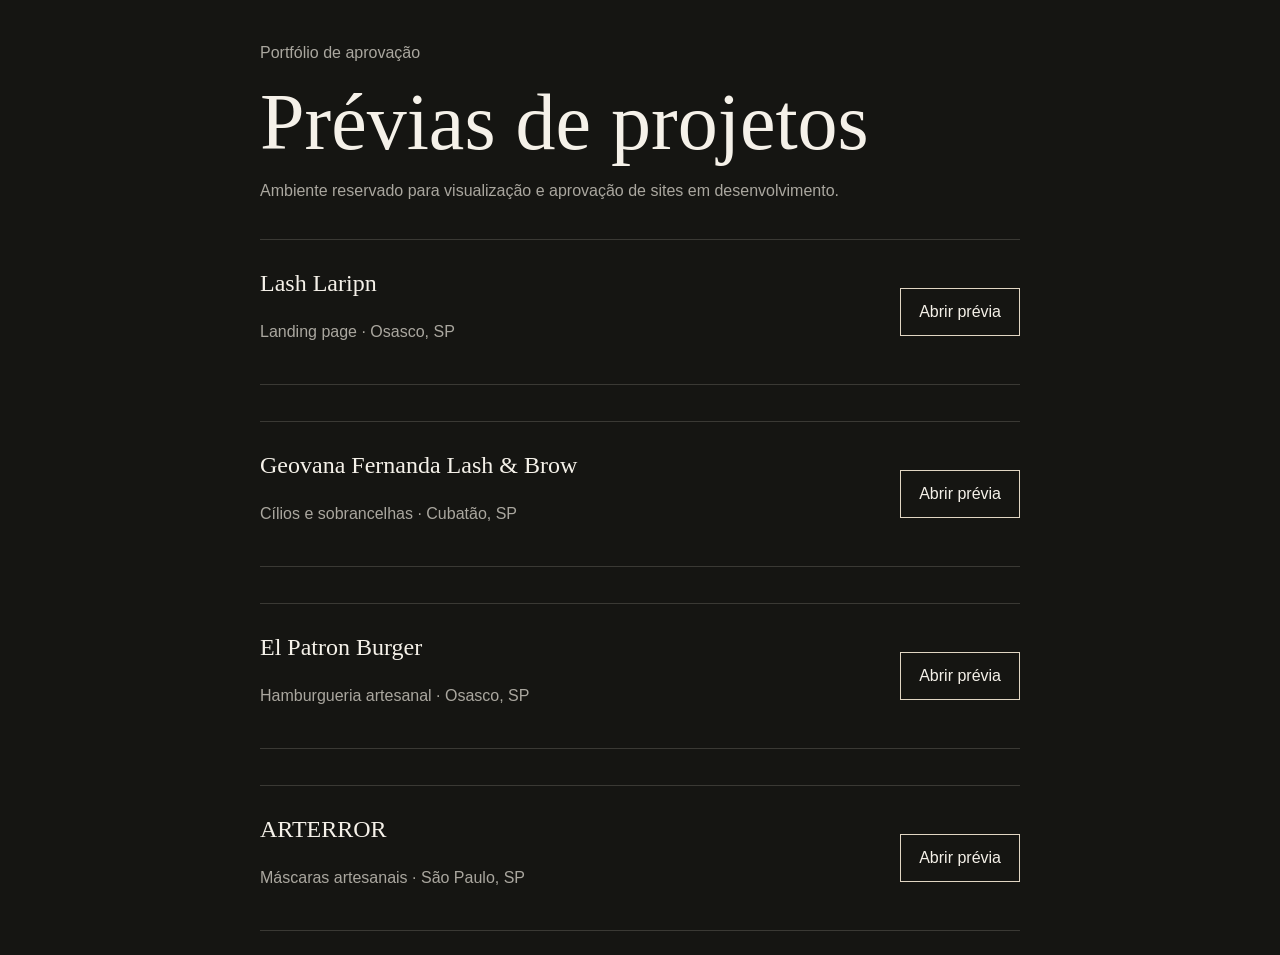
<file: index.html>
<!doctype html>
<html lang="pt-BR">
<head>
  <meta charset="utf-8">
  <meta name="viewport" content="width=device-width,initial-scale=1">
  <meta name="robots" content="noindex,nofollow">
  <title>Prévias de projetos</title>
  <style>
    :root{color-scheme:dark}*{box-sizing:border-box}body{margin:0;min-height:100vh;display:grid;place-items:center;padding:24px;background:#151512;color:#f5f1e9;font:16px/1.6 Arial,sans-serif}.wrap{width:min(100%,760px)}p{color:#aaa79f}.project{display:flex;align-items:center;justify-content:space-between;gap:24px;margin-top:36px;padding:24px 0;border-top:1px solid #3a3934;border-bottom:1px solid #3a3934}h1,h2{font-family:Georgia,serif;font-weight:400}h1{font-size:clamp(2.8rem,8vw,5rem);line-height:1;margin:0}h2{margin:0 0 4px}a{display:inline-flex;min-height:46px;align-items:center;padding:10px 18px;border:1px solid #e1d6c3;color:inherit;text-decoration:none;white-space:nowrap}a:hover{background:#f5f1e9;color:#151512}@media(max-width:560px){.project{align-items:flex-start;flex-direction:column}}
  </style>
</head>
<body>
  <main class="wrap">
    <p>Portfólio de aprovação</p>
    <h1>Prévias de projetos</h1>
    <p>Ambiente reservado para visualização e aprovação de sites em desenvolvimento.</p>
    <article class="project">
      <div><h2>Lash Laripn</h2><p>Landing page · Osasco, SP</p></div>
      <a href="clientes/lash-laripn/">Abrir prévia</a>
    </article>
    <article class="project">
      <div><h2>Geovana Fernanda Lash & Brow</h2><p>Cílios e sobrancelhas · Cubatão, SP</p></div>
      <a href="clientes/geovana-fernanda-lash/">Abrir prévia</a>
    </article>
    <article class="project">
      <div><h2>El Patron Burger</h2><p>Hamburgueria artesanal · Osasco, SP</p></div>
      <a href="clientes/el-patron-burger/">Abrir prévia</a>
    </article>
    <article class="project">
      <div><h2>ARTERROR</h2><p>Máscaras artesanais · São Paulo, SP</p></div>
      <a href="clientes/arterror/">Abrir prévia</a>
    </article>
  </main>
</body>
</html>
</file>
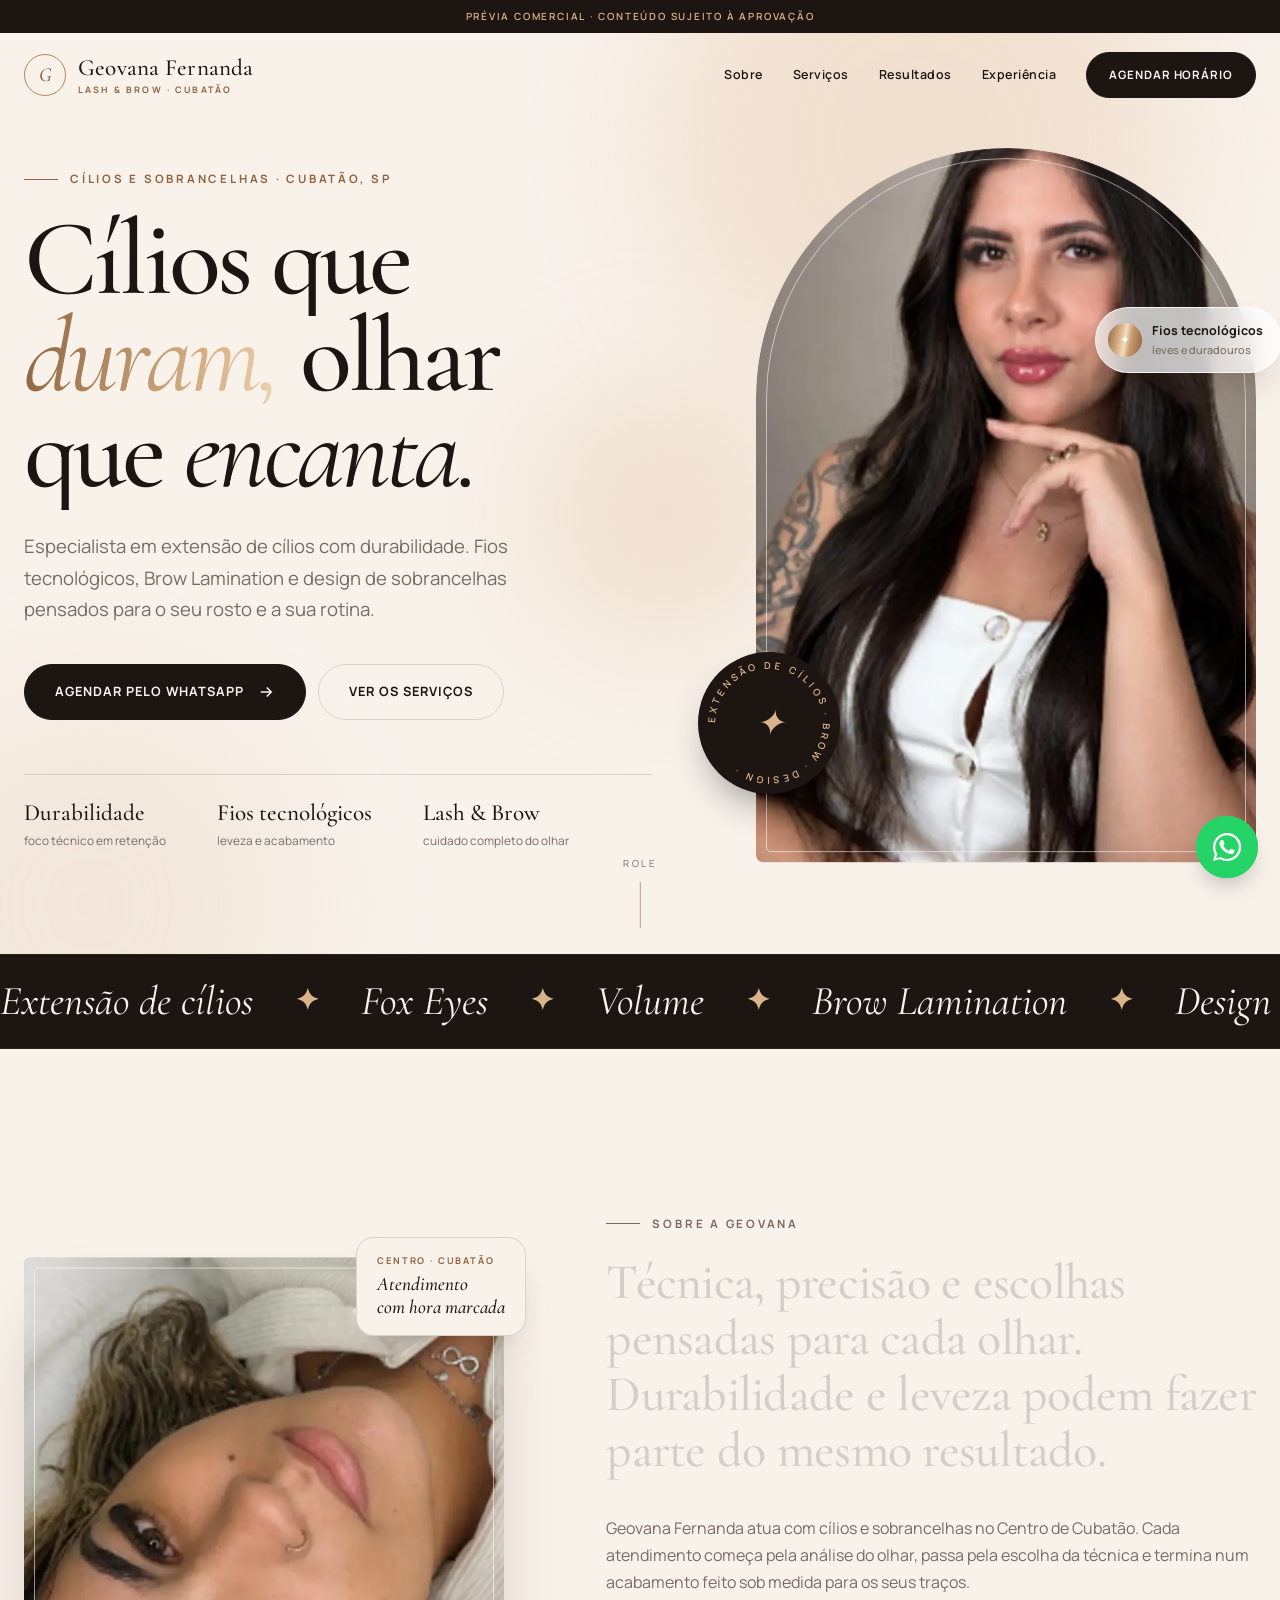
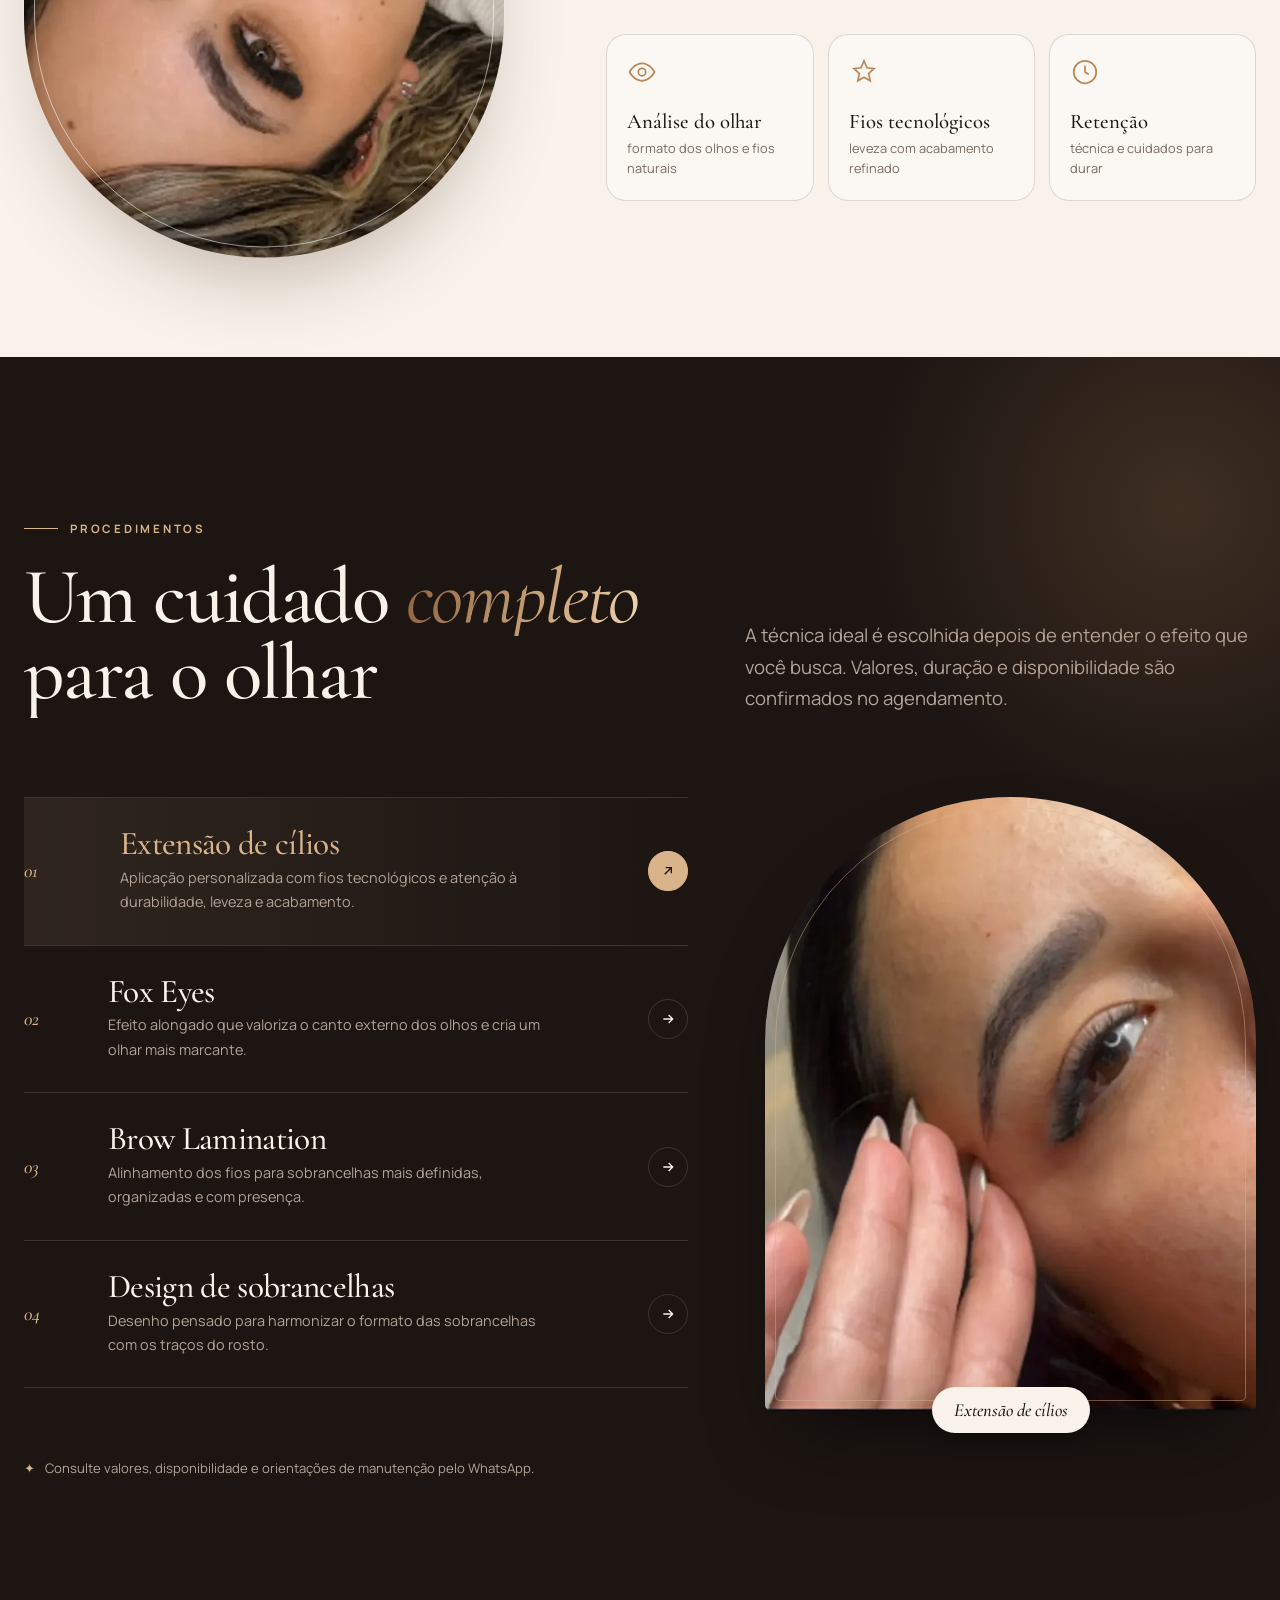
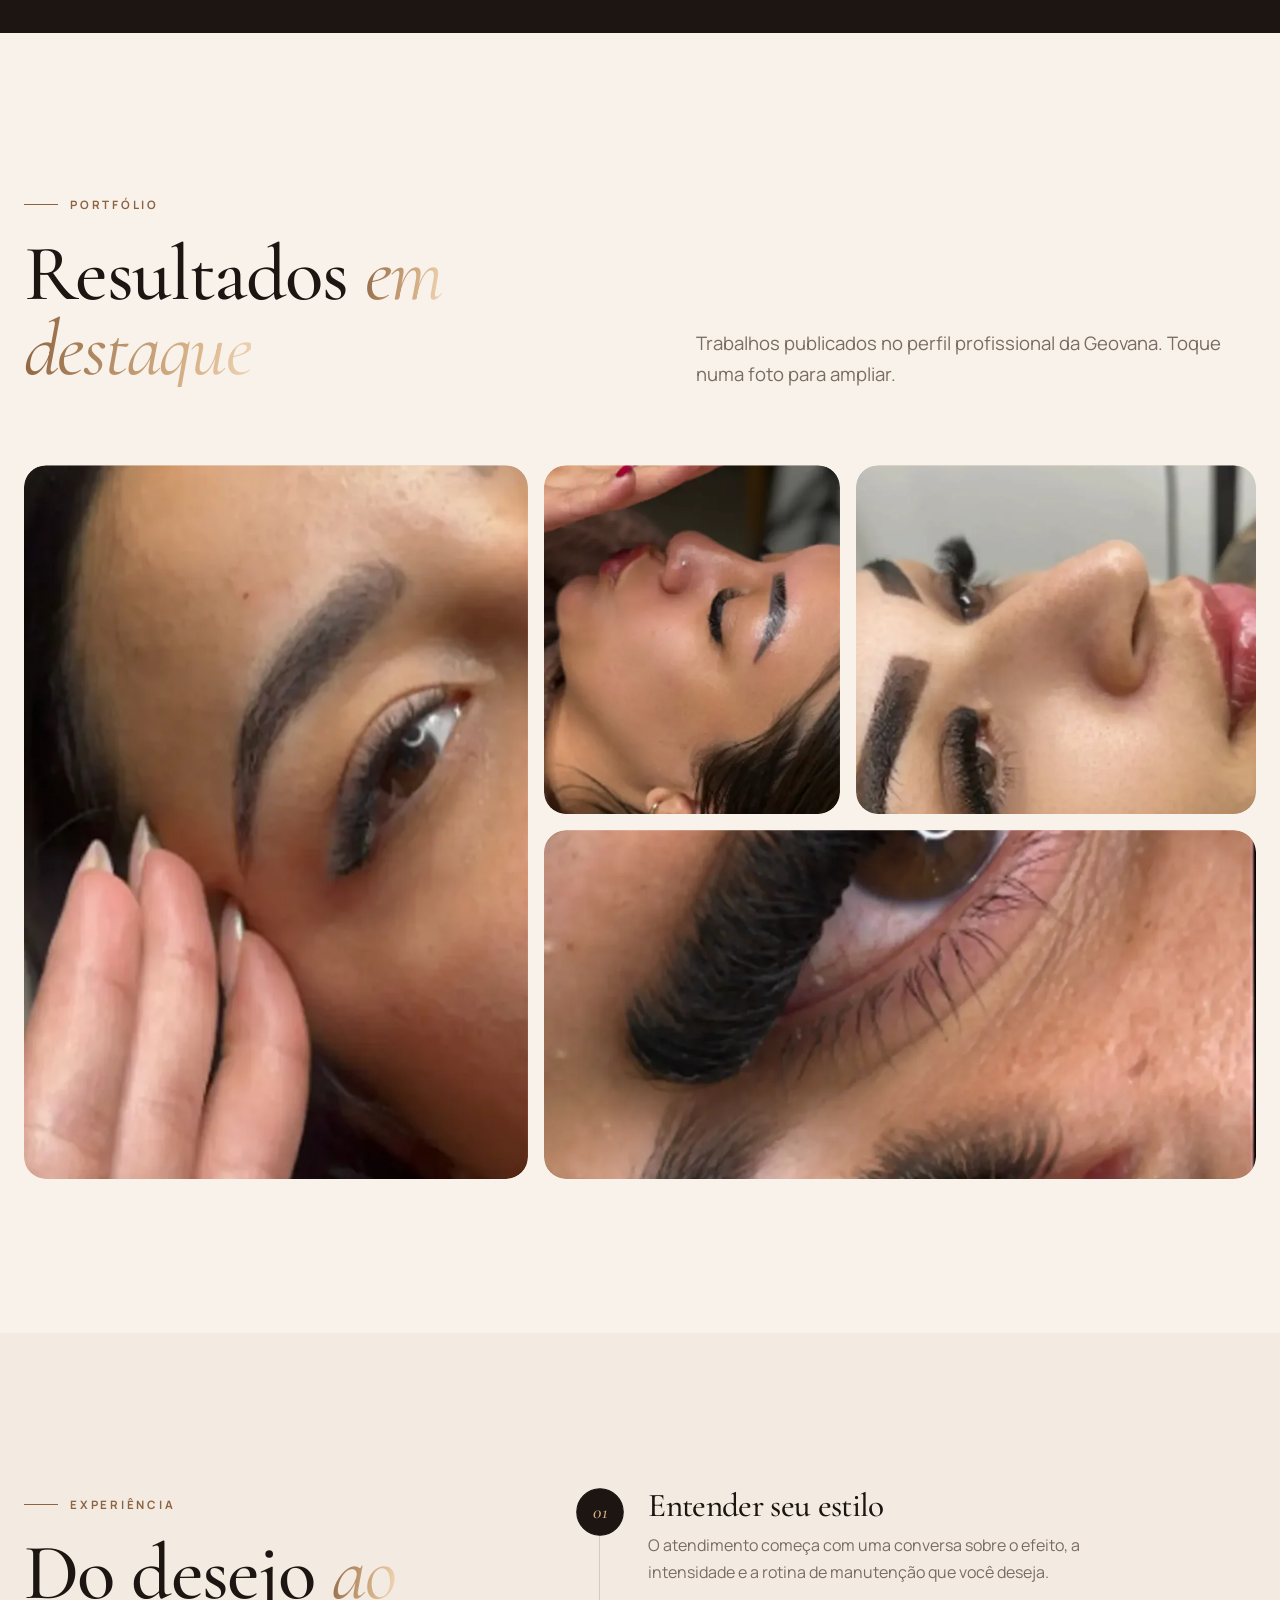
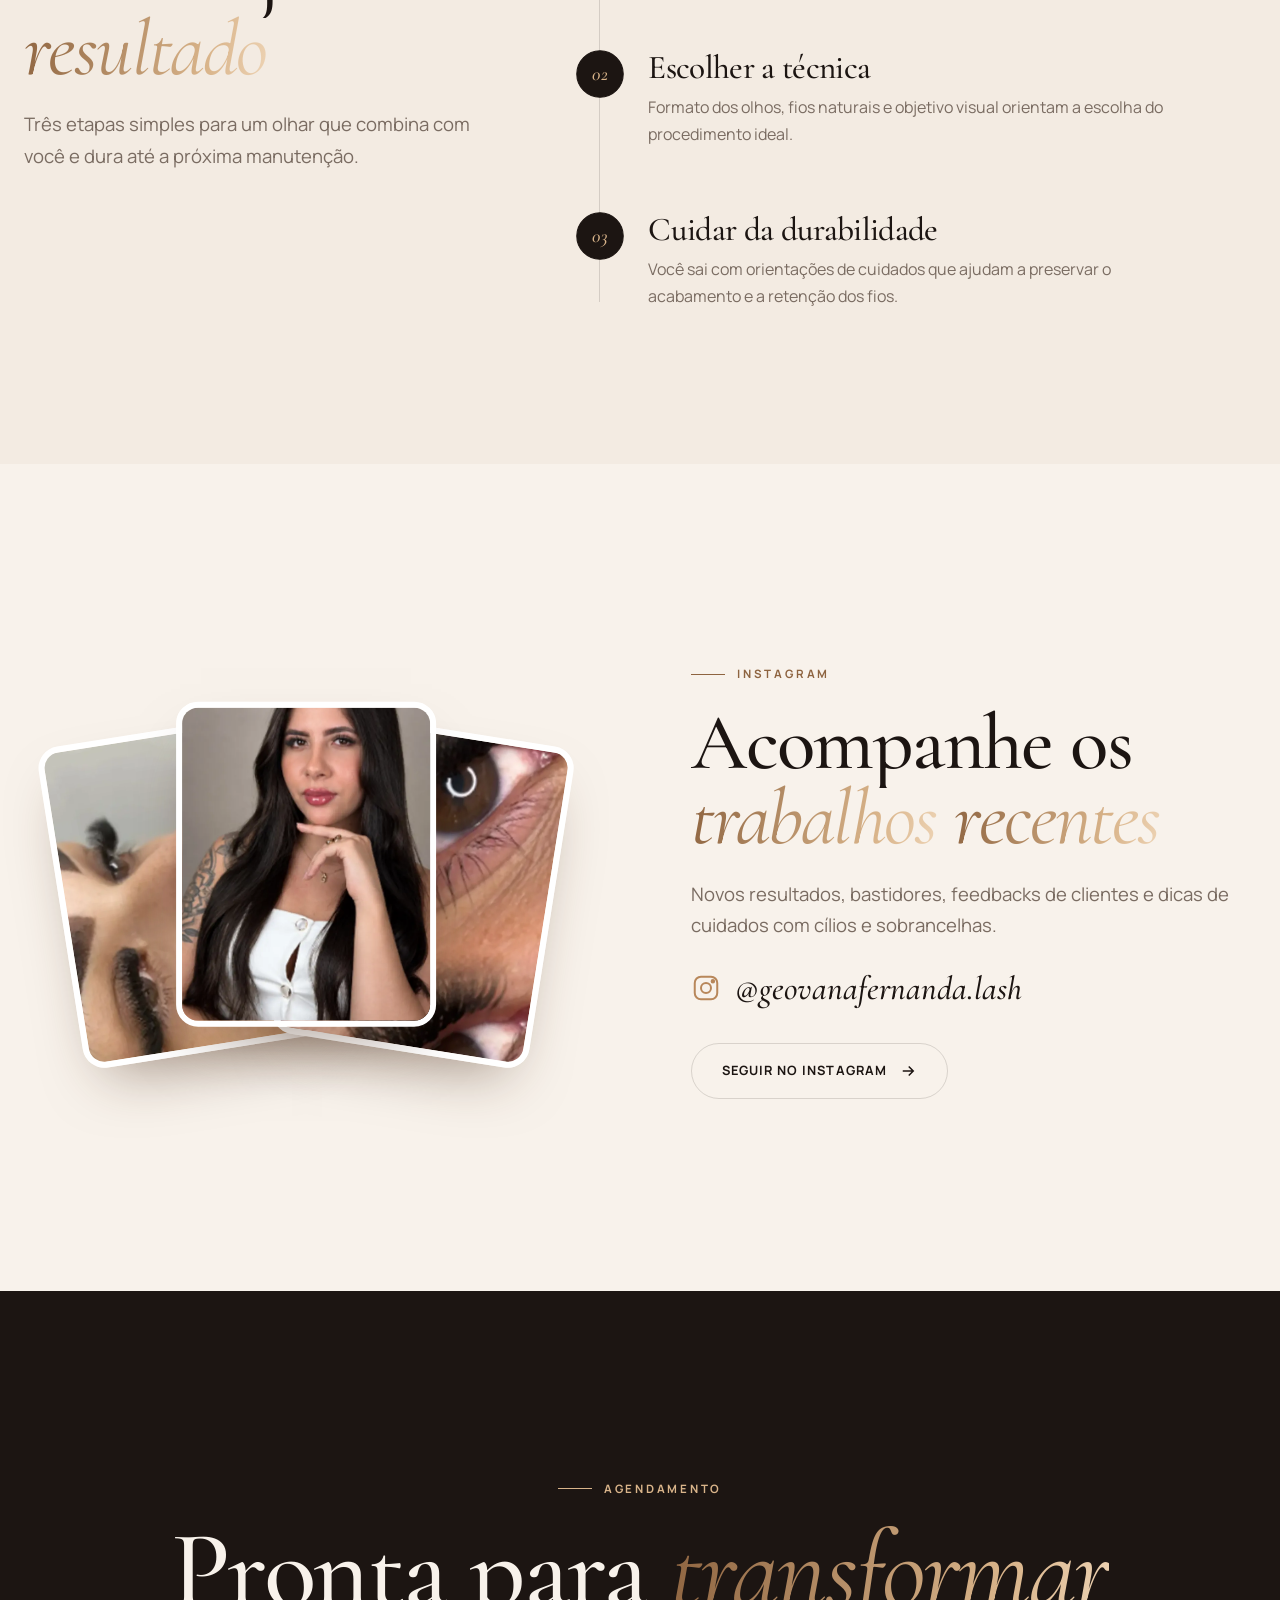
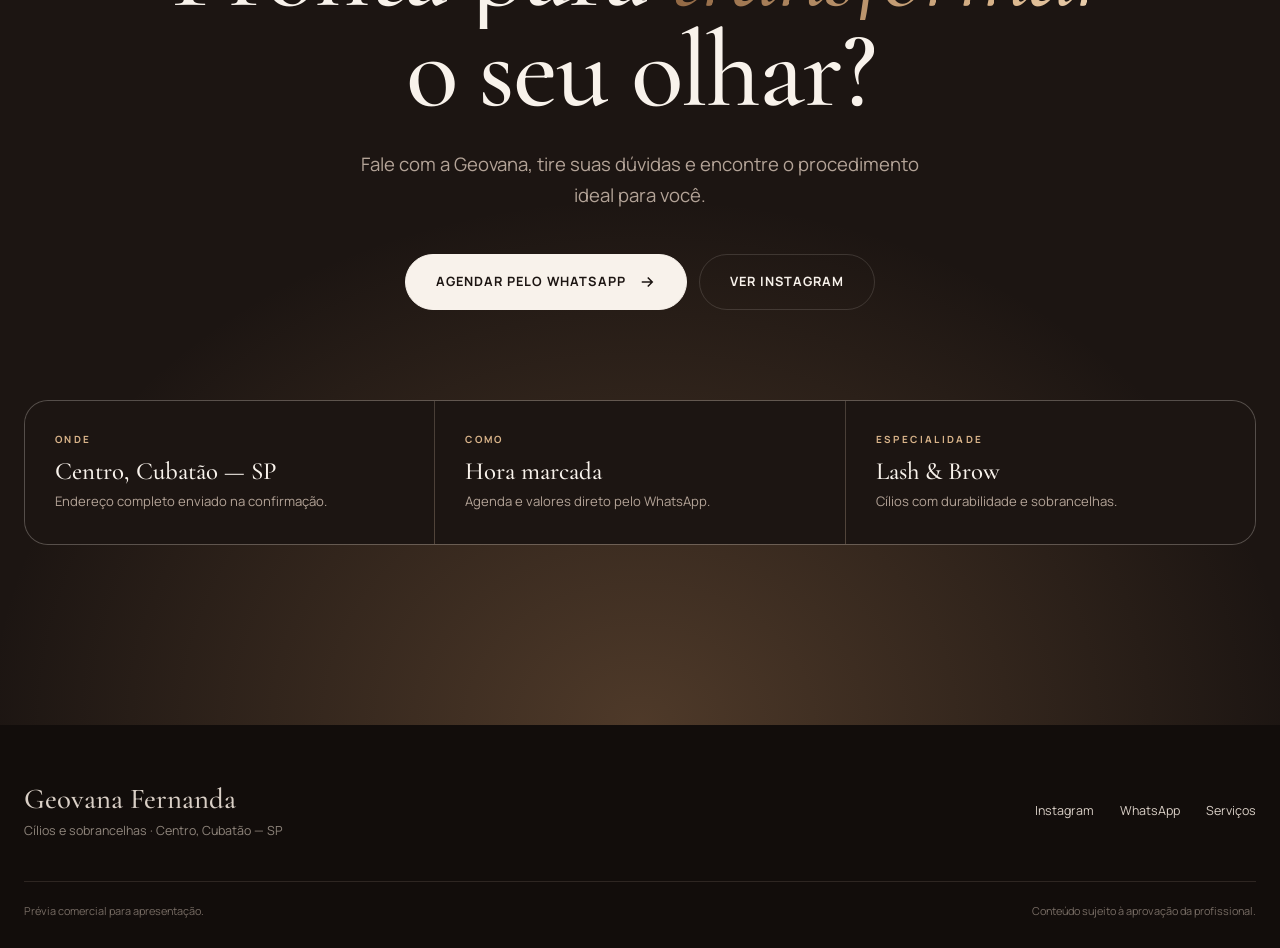
<file: clientes/geovana-fernanda-lash/index.html>
<!doctype html>
<html lang="pt-BR">
<head>
  <meta charset="utf-8">
  <meta name="viewport" content="width=device-width,initial-scale=1">
  <meta name="robots" content="noindex,nofollow">
  <title>Geovana Fernanda | Cílios e Sobrancelhas em Cubatão</title>
  <meta name="description" content="Extensão de cílios com durabilidade, fios tecnológicos, Brow Lamination e design de sobrancelhas no Centro de Cubatão.">
  <meta name="theme-color" content="#1c1512">
  <meta property="og:title" content="Geovana Fernanda | Lash & Brow">
  <meta property="og:description" content="Cílios e sobrancelhas com técnica, durabilidade e acabamento personalizado em Cubatão.">
  <meta property="og:type" content="website">
  <meta property="og:image" content="https://zapinhor.github.io/previas/clientes/geovana-fernanda-lash/images/geovana.webp">
  <link rel="preconnect" href="https://fonts.googleapis.com">
  <link rel="preconnect" href="https://fonts.gstatic.com" crossorigin>
  <link href="https://fonts.googleapis.com/css2?family=Cormorant+Garamond:ital,wght@0,400;0,500;0,600;1,400;1,500&family=Manrope:wght@400;500;600;700&display=swap" rel="stylesheet">
  <link rel="preload" as="image" href="images/geovana.webp">
  <style>
    :root{
      --ink:#1c1512;--ink-2:#2a201b;--cream:#f8f2eb;--paper:#f3ebe2;--nude:#e9d8c9;--sand:#d8bea8;
      --gold:#b8875a;--gold-2:#d9b48a;--gold-3:#8e6440;--muted:#7a6c62;--muted-d:#b3a397;
      --line:rgba(28,21,18,.14);--line-d:rgba(248,242,235,.14);
      --serif:"Cormorant Garamond",Georgia,serif;--sans:"Manrope",system-ui,Arial,sans-serif;
      --max:1240px;--ease:cubic-bezier(.22,1,.36,1);--ease-io:cubic-bezier(.65,0,.35,1);
      --gold-grad:linear-gradient(100deg,#8e6440 0%,#d9b48a 35%,#f3dcc0 50%,#c79a6c 65%,#8e6440 100%);
    }
    *,*::before,*::after{box-sizing:border-box}
    html{scroll-behavior:smooth;scroll-padding-top:90px;-webkit-text-size-adjust:100%}
    body{margin:0;background:var(--cream);color:var(--ink);font:16px/1.7 var(--sans);overflow-x:hidden;-webkit-font-smoothing:antialiased}
    body.lock{overflow:hidden}
    img{display:block;max-width:100%;height:auto}
    a{color:inherit;text-decoration:none}
    button{font:inherit;color:inherit;cursor:pointer}
    ::selection{background:var(--gold);color:#fff}
    :focus-visible{outline:2px solid var(--gold);outline-offset:3px}
    h1,h2,h3,p{margin-top:0}
    h1,h2,h3{font-family:var(--serif);font-weight:500;line-height:.95;letter-spacing:-.02em}
    h2{font-size:clamp(2.8rem,6.2vw,5.6rem);margin-bottom:22px}
    h3{font-size:clamp(1.7rem,2.6vw,2.3rem);margin-bottom:10px}
    em,.it{font-style:italic;font-weight:400}
    .gold{background:var(--gold-grad);background-size:220% 100%;-webkit-background-clip:text;background-clip:text;color:transparent;animation:shine 7s linear infinite}
    @keyframes shine{to{background-position:-220% 0}}
    .container{width:min(calc(100% - 48px),var(--max));margin-inline:auto}
    .section{padding:clamp(96px,12vw,170px) 0;position:relative}
    .eyebrow{display:inline-flex;align-items:center;gap:12px;margin:0 0 22px;color:var(--gold-3);font-size:.72rem;font-weight:700;letter-spacing:.24em;text-transform:uppercase}
    .eyebrow::before{content:"";width:34px;height:1px;background:currentColor}
    .dark .eyebrow{color:var(--gold-2)}
    .lead{font-size:clamp(1.02rem,1.5vw,1.16rem);color:var(--muted);max-width:560px}
    .dark .lead{color:var(--muted-d)}

    /* buttons */
    .btn{--bg:var(--ink);--fg:var(--cream);position:relative;display:inline-flex;align-items:center;justify-content:center;gap:12px;min-height:56px;padding:0 30px;border-radius:999px;background:var(--bg);color:var(--fg);font-size:.8rem;font-weight:700;letter-spacing:.08em;text-transform:uppercase;overflow:hidden;isolation:isolate;border:1px solid var(--bg);transition:transform .45s var(--ease),color .45s var(--ease),border-color .45s}
    .btn::before{content:"";position:absolute;inset:0;z-index:-1;background:var(--gold-grad);background-size:200% 100%;transform:translateY(101%);transition:transform .55s var(--ease)}
    .btn:hover::before{transform:none}
    .btn:hover{color:var(--ink);border-color:var(--gold-2)}
    .btn:active{transform:scale(.97)}
    .btn svg{width:18px;height:18px;flex:none;transition:transform .45s var(--ease)}
    .btn:hover svg{transform:translateX(4px)}
    .btn-ghost{--bg:transparent;--fg:var(--ink);border-color:var(--line)}
    .btn-light{--bg:var(--cream);--fg:var(--ink)}
    .link-line{position:relative;display:inline-block}
    .link-line::after{content:"";position:absolute;left:0;right:0;bottom:-3px;height:1px;background:currentColor;transform:scaleX(0);transform-origin:right;transition:transform .5s var(--ease)}
    .link-line:hover::after{transform:scaleX(1);transform-origin:left}

    /* preview bar + progress */
    .preview-bar{position:relative;z-index:80;padding:8px 18px;background:var(--ink);color:var(--gold-2);text-align:center;font-size:.62rem;font-weight:600;letter-spacing:.18em;text-transform:uppercase}
    .progress{position:fixed;z-index:90;inset:0 0 auto;height:2px;background:var(--gold-grad);transform-origin:left;transform:scaleX(0)}

    /* loader */
    .loader{position:fixed;inset:0;z-index:100;display:grid;place-items:center;background:var(--ink);color:var(--cream);transition:clip-path 1.1s var(--ease-io)}
    .loader.done{clip-path:inset(0 0 100% 0);pointer-events:none}
    .loader-inner{display:grid;justify-items:center;gap:18px}
    .loader svg{width:150px;height:auto;overflow:visible}
    .loader path{fill:none;stroke:url(#lg);stroke-width:2.2;stroke-linecap:round;stroke-dasharray:var(--len);stroke-dashoffset:var(--len);animation:draw 1s var(--ease) forwards}
    .loader .lash{stroke-width:1.6;animation-delay:calc(.45s + var(--i)*.05s);animation-duration:.5s}
    @keyframes draw{to{stroke-dashoffset:0}}
    .loader-name{font:500 1.9rem/1 var(--serif);letter-spacing:.06em;overflow:hidden}
    .loader-name span{display:block;transform:translateY(110%);animation:up .9s .7s var(--ease) forwards}
    .loader-sub{font-size:.6rem;letter-spacing:.32em;text-transform:uppercase;color:var(--gold-2);opacity:0;animation:fade .8s 1s forwards}
    @keyframes up{to{transform:none}}
    @keyframes fade{to{opacity:1}}

    /* header */
    .header{position:fixed;z-index:70;left:0;right:0;top:0;transition:transform .5s var(--ease),background .4s,box-shadow .4s}
    .header.solid{background:rgba(248,242,235,.82);backdrop-filter:blur(14px) saturate(1.3);-webkit-backdrop-filter:blur(14px) saturate(1.3);box-shadow:0 1px 0 var(--line)}
    .header.hide{transform:translateY(-100%)}
    .header.solid .preview-bar{display:none}
    .nav{height:84px;display:flex;align-items:center;justify-content:space-between;gap:26px}
    .brand{display:flex;align-items:center;gap:12px;line-height:1}
    .brand-mark{width:42px;height:42px;border-radius:50%;display:grid;place-items:center;border:1px solid var(--gold);font:italic 500 1.25rem var(--serif);color:var(--gold-3)}
    .brand strong{display:block;font:500 1.45rem var(--serif);letter-spacing:.01em}
    .brand small{display:block;margin-top:4px;font-size:.56rem;font-weight:700;letter-spacing:.24em;text-transform:uppercase;color:var(--gold-3)}
    .nav-links{display:flex;align-items:center;gap:30px;font-size:.78rem;font-weight:600;letter-spacing:.04em}
    .nav-links .btn{min-height:46px;padding:0 22px;font-size:.72rem}
    .menu{display:none;width:48px;height:48px;border:1px solid var(--line);border-radius:50%;background:transparent;position:relative}
    .menu span{position:absolute;left:14px;right:14px;height:1.5px;background:var(--ink);transition:transform .4s var(--ease),top .4s var(--ease)}
    .menu span:first-child{top:19px}.menu span:last-child{top:27px}
    .header.open .menu span:first-child{top:23px;transform:rotate(45deg)}
    .header.open .menu span:last-child{top:23px;transform:rotate(-45deg)}

    /* hero */
    .hero{position:relative;min-height:100svh;display:flex;align-items:center;padding:150px 0 90px;overflow:hidden;background:var(--cream)}
    .blob{position:absolute;border-radius:50%;filter:blur(70px);opacity:.7;pointer-events:none;animation:drift 18s ease-in-out infinite alternate}
    .blob.b1{width:520px;height:520px;background:#efd9c5;top:-120px;right:8%}
    .blob.b2{width:420px;height:420px;background:#f1e3d6;bottom:-160px;left:-120px;animation-duration:22s}
    .blob.b3{width:260px;height:260px;background:#e6c7aa;top:40%;right:38%;opacity:.45;animation-duration:26s}
    @keyframes drift{0%{transform:translate(0,0) scale(1)}50%{transform:translate(40px,-30px) scale(1.08)}100%{transform:translate(-30px,25px) scale(.96)}}
    .hero-grid{position:relative;display:grid;grid-template-columns:1.1fr .9fr;gap:clamp(40px,7vw,100px);align-items:center}
    .hero h1{font-size:clamp(3.6rem,8.4vw,8rem);line-height:.9;letter-spacing:-.035em;margin-bottom:30px}
    .hero h1 .it{display:inline-block}
    .hero .lead{margin-bottom:38px}
    .hero-actions{display:flex;flex-wrap:wrap;gap:12px;margin-bottom:54px}
    .hero-proof{display:grid;grid-template-columns:repeat(3,auto);justify-content:start;gap:clamp(22px,4vw,54px);padding-top:26px;border-top:1px solid var(--line)}
    .hero-proof li{list-style:none}
    .hero-proof strong{display:block;font:500 1.45rem/1.1 var(--serif)}
    .hero-proof span{font-size:.74rem;color:var(--muted)}
    .hero-proof ul{margin:0;padding:0}
    .hero-visual{position:relative;justify-self:end;width:min(100%,500px)}
    .arch{position:relative;aspect-ratio:7/10;border-radius:999px 999px 28px 28px;overflow:hidden;background:var(--nude);box-shadow:0 40px 80px -30px rgba(70,40,20,.35)}
    .arch img{width:100%;height:100%;object-fit:cover;transform:scale(1.18);transition:transform 2.2s var(--ease)}
    .arch::after{content:"";position:absolute;inset:10px;border:1px solid rgba(255,255,255,.55);border-radius:999px 999px 20px 20px;pointer-events:none}
    .hero-visual .arch{clip-path:inset(100% 0 0 0 round 999px 999px 28px 28px);transition:clip-path 1.5s var(--ease-io)}
    .ready .hero-visual .arch{clip-path:inset(0 0 0 0 round 999px 999px 28px 28px)}
    .ready .hero-visual .arch img{transform:scale(1.02)}
    .badge{position:absolute;left:-58px;bottom:70px;width:142px;height:142px;display:grid;place-items:center;border-radius:50%;background:var(--ink);color:var(--cream);box-shadow:0 20px 40px -15px rgba(0,0,0,.45);opacity:0;transform:scale(.6) rotate(-30deg);transition:opacity .8s 1.1s,transform 1.2s 1.1s var(--ease)}
    .ready .badge{opacity:1;transform:none}
    .badge svg{position:absolute;inset:0;width:100%;height:100%;animation:spin 18s linear infinite}
    .badge text{fill:var(--gold-2);font:600 9.6px var(--sans);letter-spacing:3.1px;text-transform:uppercase}
    .badge b{font:italic 500 2.2rem var(--serif);color:var(--gold-2)}
    @keyframes spin{to{transform:rotate(360deg)}}
    .chip{position:absolute;right:-26px;top:22%;display:flex;align-items:center;gap:10px;padding:12px 18px 12px 12px;border-radius:999px;background:rgba(255,255,255,.72);backdrop-filter:blur(12px);-webkit-backdrop-filter:blur(12px);border:1px solid rgba(255,255,255,.8);box-shadow:0 18px 40px -18px rgba(70,40,20,.4);font-size:.78rem;font-weight:700;opacity:0;transform:translateY(20px);transition:opacity .8s 1.4s,transform 1s 1.4s var(--ease)}
    .ready .chip{opacity:1;transform:none;animation:float 5s 2.4s ease-in-out infinite}
    .chip i{width:34px;height:34px;border-radius:50%;display:grid;place-items:center;background:var(--gold-grad);color:#fff;font-style:normal}
    .chip small{display:block;font-weight:500;color:var(--muted);font-size:.68rem}
    @keyframes float{50%{transform:translateY(-10px)}}
    .scroll-cue{position:absolute;left:50%;bottom:26px;transform:translateX(-50%);display:grid;justify-items:center;gap:10px;font-size:.6rem;letter-spacing:.3em;text-transform:uppercase;color:var(--muted)}
    .scroll-cue span{width:1px;height:46px;background:var(--line);position:relative;overflow:hidden}
    .scroll-cue span::after{content:"";position:absolute;inset:0;background:var(--gold);animation:cue 2s var(--ease-io) infinite}
    @keyframes cue{0%{transform:translateY(-100%)}100%{transform:translateY(100%)}}

    /* split text */
    .split .w{display:inline-block;overflow:hidden;vertical-align:top;padding-bottom:.08em;margin-bottom:-.08em}
    .split .w>span{display:inline-block;transform:translateY(105%);transition:transform 1.1s var(--ease);transition-delay:calc(var(--d,0s) + var(--i)*70ms)}
    .split.in .w>span{transform:none}
    .fade-up{opacity:0;transform:translateY(34px);transition:opacity 1s var(--ease),transform 1.1s var(--ease);transition-delay:var(--d,0s)}
    .fade-up.in{opacity:1;transform:none}

    /* marquee */
    .marquee{background:var(--ink);color:var(--cream);padding:26px 0;overflow:hidden;border-block:1px solid var(--ink-2)}
    .marquee-track{display:flex;width:max-content;animation:marq 38s linear infinite}
    .marquee:hover .marquee-track{animation-play-state:paused}
    .marquee-track span{display:flex;align-items:center;gap:42px;padding-right:42px;font:italic 400 clamp(1.7rem,3.2vw,2.8rem)/1 var(--serif);white-space:nowrap}
    .marquee-track b{font-style:normal;color:var(--gold-2);font-size:.7em}
    @keyframes marq{to{transform:translateX(-50%)}}

    /* about */
    .about-grid{display:grid;grid-template-columns:.85fr 1.15fr;gap:clamp(50px,8vw,120px);align-items:center}
    .about-media{position:relative}
    .about-media .arch{aspect-ratio:4/5;border-radius:24px 24px 999px 999px}
    .about-media .arch::after{border-radius:16px 16px 999px 999px}
    .about-media .arch img{transform:scale(1.12)}
    .about-media .tag{position:absolute;right:-22px;top:34px;padding:16px 20px;background:var(--cream);border:1px solid var(--line);border-radius:18px;box-shadow:0 20px 40px -22px rgba(70,40,20,.4);font:italic 500 1.2rem/1.2 var(--serif)}
    .about-media .tag small{display:block;font:700 .58rem var(--sans);letter-spacing:.2em;text-transform:uppercase;color:var(--gold-3);margin-bottom:6px;font-style:normal}
    .statement{font:500 clamp(2rem,3.9vw,3.4rem)/1.12 var(--serif);letter-spacing:-.015em;margin-bottom:36px}
    .statement .lw{color:rgba(28,21,18,.16);transition:color .4s}
    .statement .lw.lit{color:var(--ink)}
    .statement .lw.g.lit{color:var(--gold-3);font-style:italic}
    .about-copy p{color:var(--muted)}
    .pillars{display:grid;grid-template-columns:repeat(3,1fr);gap:14px;margin-top:38px}
    .pillar{padding:22px 20px;border:1px solid var(--line);border-radius:20px;background:rgba(255,255,255,.4);transition:transform .5s var(--ease),border-color .4s,background .4s}
    .pillar:hover{transform:translateY(-4px);border-color:var(--gold-2);background:#fff}
    .pillar svg{width:30px;height:30px;color:var(--gold);margin-bottom:14px}
    .pillar strong{display:block;font:500 1.3rem/1.15 var(--serif);margin-bottom:6px}
    .pillar span{font-size:.8rem;color:var(--muted);line-height:1.5;display:block}

    /* services */
    .dark{background:var(--ink);color:var(--cream)}
    .services{overflow:hidden}
    .services::before{content:"";position:absolute;width:700px;height:700px;right:-250px;top:-200px;border-radius:50%;background:radial-gradient(circle,rgba(185,135,90,.22),transparent 65%);pointer-events:none}
    .services-head{display:grid;grid-template-columns:1fr .75fr;gap:40px;align-items:end;margin-bottom:64px}
    .services-body{display:grid;grid-template-columns:1.15fr .85fr;gap:clamp(40px,6vw,90px);align-items:start}
    .svc-list{border-top:1px solid var(--line-d)}
    .svc{position:relative;display:grid;grid-template-columns:64px 1fr 40px;gap:20px;align-items:center;padding:30px 0;border-bottom:1px solid var(--line-d);cursor:pointer;outline:none}
    .svc::before{content:"";position:absolute;inset:0;background:linear-gradient(90deg,rgba(217,180,138,.10),transparent);transform:scaleX(0);transform-origin:left;transition:transform .7s var(--ease)}
    .svc.active::before{transform:none}
    .svc-num{font:italic 500 1.2rem var(--serif);color:var(--gold-2)}
    .svc h3{margin:0 0 6px;transition:transform .6s var(--ease),color .4s}
    .svc.active h3{transform:translateX(12px);color:var(--gold-2)}
    .svc p{margin:0;color:var(--muted-d);font-size:.9rem;max-width:440px;transition:transform .6s var(--ease)}
    .svc.active p{transform:translateX(12px)}
    .svc-arrow{width:40px;height:40px;border-radius:50%;border:1px solid var(--line-d);display:grid;place-items:center;transition:background .4s,border-color .4s,transform .6s var(--ease)}
    .svc-arrow svg{width:16px;height:16px}
    .svc.active .svc-arrow{background:var(--gold-2);border-color:var(--gold-2);color:var(--ink);transform:rotate(-45deg)}
    .svc-thumb{display:none}
    .svc-stage{position:sticky;top:120px}
    .svc-stage .arch{aspect-ratio:4/5;border-radius:999px 999px 26px 26px;box-shadow:0 40px 80px -30px rgba(0,0,0,.6);background:var(--ink-2)}
    .svc-stage .arch::after{border-color:rgba(217,180,138,.45)}
    .svc-stage img{position:absolute;inset:0;width:100%;height:100%;object-fit:cover;opacity:0;transform:scale(1.12);transition:opacity .8s var(--ease),transform 1.4s var(--ease)}
    .svc-stage img.on{opacity:1;transform:scale(1)}
    .svc-stage-label{position:absolute;left:50%;bottom:-22px;transform:translateX(-50%);padding:12px 22px;border-radius:999px;background:var(--cream);color:var(--ink);font:italic 500 1.15rem var(--serif);white-space:nowrap;box-shadow:0 14px 30px -12px rgba(0,0,0,.5)}
    .service-note{margin:46px 0 0;color:var(--muted-d);font-size:.82rem;display:flex;align-items:center;gap:10px}
    .service-note::before{content:"✦";color:var(--gold-2)}

    /* gallery */
    .gallery-head{display:flex;justify-content:space-between;gap:40px;align-items:end;margin-bottom:56px}
    .gallery{display:grid;grid-template-columns:repeat(12,1fr);grid-auto-rows:clamp(120px,13vw,170px);gap:16px}
    .g-item{position:relative;margin:0;overflow:hidden;border-radius:22px;background:var(--nude);cursor:zoom-in;clip-path:inset(100% 0 0 0 round 22px);transition:clip-path 1.3s var(--ease-io);transition-delay:var(--d,0s)}
    .gallery.in .g-item{clip-path:inset(0 0 0 0 round 22px)}
    .g-item img{position:absolute;inset:-8% 0;width:100%;height:116%;object-fit:cover;transition:scale .9s var(--ease);will-change:transform}
    .g-item:hover img{scale:1.04}
    .g-item::after{content:"";position:absolute;inset:0;background:linear-gradient(to top,rgba(28,21,18,.55),transparent 45%);opacity:0;transition:opacity .5s}
    .g-item:hover::after{opacity:1}
    .g-item .zoom{position:absolute;z-index:2;right:16px;bottom:16px;width:46px;height:46px;border-radius:50%;display:grid;place-items:center;background:var(--cream);opacity:0;transform:scale(.6);transition:opacity .4s,transform .5s var(--ease)}
    .g-item:hover .zoom{opacity:1;transform:none}
    .g-item .zoom svg{width:18px;height:18px}
    .g1{grid-column:1/6;grid-row:span 4}
    .g2{grid-column:6/9;grid-row:span 2}
    .g3{grid-column:9/13;grid-row:span 2}
    .g4{grid-column:6/13;grid-row:span 2}
    .lightbox{position:fixed;inset:0;z-index:95;display:grid;place-items:center;padding:24px;background:rgba(18,13,11,.92);backdrop-filter:blur(8px);opacity:0;visibility:hidden;transition:opacity .5s,visibility .5s}
    .lightbox.open{opacity:1;visibility:visible}
    .lightbox img{max-height:86vh;width:auto;border-radius:18px;transform:scale(.92);transition:transform .6s var(--ease)}
    .lightbox.open img{transform:none}
    .lightbox button{position:absolute;top:22px;right:22px;width:52px;height:52px;border-radius:50%;border:1px solid rgba(255,255,255,.3);background:transparent;color:#fff;font-size:1.4rem;transition:background .3s,transform .4s var(--ease)}
    .lightbox button:hover{background:rgba(255,255,255,.1);transform:rotate(90deg)}

    /* method */
    .method{background:var(--paper)}
    .method-grid{display:grid;grid-template-columns:.8fr 1.2fr;gap:clamp(50px,8vw,120px);align-items:start}
    .method-intro{position:sticky;top:130px}
    .steps{position:relative;padding-left:70px}
    .steps-line{position:absolute;left:21px;top:8px;bottom:8px;width:1px;background:var(--line)}
    .steps-line i{position:absolute;inset:0;background:var(--gold-grad);transform-origin:top;transform:scaleY(var(--p,0))}
    .step{position:relative;padding:0 0 62px}
    .step:last-child{padding-bottom:0}
    .step-dot{position:absolute;left:-70px;top:0;width:44px;height:44px;border-radius:50%;display:grid;place-items:center;background:var(--cream);border:1px solid var(--line);font:italic 500 1.1rem var(--serif);color:var(--gold-3);transition:background .6s,color .6s,border-color .6s,transform .6s var(--ease)}
    .step.in .step-dot{background:var(--ink);color:var(--gold-2);border-color:var(--ink);transform:scale(1.08)}
    .step h3{margin-top:4px}
    .step p{margin:0;color:var(--muted);max-width:520px}

    /* instagram */
    .insta-grid{display:grid;grid-template-columns:1fr 1fr;gap:clamp(50px,8vw,110px);align-items:center}
    .fan{position:relative;height:clamp(380px,42vw,520px)}
    .fan a{position:absolute;top:50%;left:50%;width:46%;aspect-ratio:4/5;border-radius:22px;overflow:hidden;border:6px solid #fff;box-shadow:0 30px 60px -25px rgba(70,40,20,.5);transition:transform .9s var(--ease)}
    .fan img{width:100%;height:100%;object-fit:cover}
    .fan a:nth-child(1){transform:translate(-95%,-46%) rotate(-9deg)}
    .fan a:nth-child(2){z-index:2;transform:translate(-50%,-54%)}
    .fan a:nth-child(3){transform:translate(-5%,-46%) rotate(9deg)}
    .fan:hover a:nth-child(1){transform:translate(-118%,-44%) rotate(-14deg)}
    .fan:hover a:nth-child(2){transform:translate(-50%,-60%) scale(1.04)}
    .fan:hover a:nth-child(3){transform:translate(18%,-44%) rotate(14deg)}
    .handle{display:flex;align-items:center;gap:14px;margin:26px 0 34px;font:italic 500 clamp(1.6rem,2.6vw,2.2rem) var(--serif)}
    .handle svg{width:30px;height:30px;color:var(--gold)}

    /* final */
    .final{position:relative;overflow:hidden;text-align:center;padding:clamp(110px,14vw,190px) 0}
    .final::before{content:"";position:absolute;inset:auto -10% -60% -10%;height:120%;background:radial-gradient(ellipse at center,rgba(185,135,90,.32),transparent 60%);pointer-events:none}
    .final h2{font-size:clamp(3.2rem,8.5vw,7.6rem);max-width:1000px;margin:0 auto 28px;line-height:.92}
    .final .lead{margin:0 auto 42px;text-align:center}
    .final-actions{display:flex;justify-content:center;flex-wrap:wrap;gap:12px}
    .final .btn-ghost{--fg:var(--cream);border-color:var(--line-d)}
    .info{position:relative;display:grid;grid-template-columns:repeat(3,1fr);gap:1px;margin-top:90px;background:var(--line-d);border:1px solid var(--line-d);border-radius:24px;overflow:hidden;text-align:left}
    .info div{padding:30px;background:var(--ink)}
    .info small{display:block;font-size:.62rem;font-weight:700;letter-spacing:.24em;text-transform:uppercase;color:var(--gold-2);margin-bottom:10px}
    .info strong{display:block;font:500 1.55rem/1.2 var(--serif)}
    .info span{font-size:.82rem;color:var(--muted-d)}

    /* footer */
    .footer{padding:56px 0 28px;background:#120d0b;color:#d9cfc6}
    .footer-grid{display:flex;justify-content:space-between;align-items:center;gap:40px}
    .footer-brand{font:500 1.8rem var(--serif)}
    .footer p{margin:4px 0 0;color:#8f857c;font-size:.78rem}
    .footer-links{display:flex;gap:26px;font-size:.78rem}
    .copyright{display:flex;justify-content:space-between;gap:20px;margin-top:40px;padding-top:20px;border-top:1px solid #2e2622;color:#776c64;font-size:.68rem}

    /* whatsapp float */
    .wa-float{position:fixed;z-index:60;right:22px;bottom:22px;width:62px;height:62px;border-radius:50%;display:grid;place-items:center;background:#25d366;color:#fff;box-shadow:0 12px 26px -10px rgba(0,0,0,.35);transition:transform .45s var(--ease)}
    .wa-float::before{content:"";position:absolute;inset:0;border-radius:50%;border:2px solid #25d366;animation:ring 2.4s ease-out infinite}
    .wa-float:hover{transform:scale(1.08)}
    .wa-float svg{width:30px;height:30px}
    @keyframes ring{0%{transform:scale(1);opacity:.8}100%{transform:scale(1.7);opacity:0}}

    /* responsive */
    @media(max-width:1020px){
      .badge{left:-20px;width:120px;height:120px}
      .chip{right:-8px}
      .about-media .tag{right:12px}
      .pillars{grid-template-columns:1fr}
    }
    @media(max-width:900px){
      .nav-links{position:fixed;inset:0;z-index:-1;flex-direction:column;justify-content:flex-start;align-items:flex-start;gap:6px;padding:150px 28px 40px;overflow-y:auto;background:var(--cream);font:500 2.4rem var(--serif);letter-spacing:0;clip-path:inset(0 0 100% 0);transition:clip-path .8s var(--ease-io)}
      .nav-links a:not(.btn){padding:6px 0}
      .nav-links .btn{margin-top:22px;font-family:var(--sans);min-height:56px;padding:0 30px;font-size:.78rem}
      .header.open .nav-links{clip-path:inset(0 0 0 0)}
      .header.open{background:transparent;box-shadow:none;backdrop-filter:none}
      .menu{display:block}
      .hero{padding:130px 0 80px}
      .hero-grid,.about-grid,.services-head,.services-body,.method-grid,.insta-grid{grid-template-columns:1fr}
      .hero-visual{justify-self:center;width:min(86%,440px);margin-top:10px}
      .scroll-cue{display:none}
      .about-media{max-width:460px}
      .svc-stage{display:none}
      .svc{grid-template-columns:96px 1fr;gap:18px;padding:22px 0}
      .svc-num,.svc-arrow{display:none}
      .svc-thumb{display:block;width:96px;aspect-ratio:4/5;border-radius:999px 999px 14px 14px;object-fit:cover}
      .svc.active h3,.svc.active p{transform:none}
      .method-intro{position:static}
      .gallery{grid-template-columns:repeat(2,1fr);grid-auto-rows:150px;gap:12px}
      .g1{grid-column:span 2;grid-row:span 3}.g2,.g3{grid-column:span 1;grid-row:span 2}.g4{grid-column:span 2;grid-row:span 2}
      .info{grid-template-columns:1fr}
    }
    @media(max-width:600px){
      .container{width:calc(100% - 32px)}
      .preview-bar{font-size:.6rem;letter-spacing:.1em}
      .nav{height:72px}
      .brand-mark{width:38px;height:38px}
      .brand strong{font-size:1.2rem}
      .hero h1{font-size:clamp(3.1rem,15vw,4.6rem)}
      .hero-actions{display:grid}
      .btn{width:100%}
      .nav-links .btn{width:auto}
      .hero-proof{grid-template-columns:1fr;gap:14px}
      .badge{width:104px;height:104px;left:-12px;bottom:40px}
      .badge text{font-size:11px}
      .badge b{font-size:1.7rem}
      .chip{right:-6px;top:12%;padding:10px 14px 10px 10px;font-size:.7rem}
      .gallery-head{flex-direction:column;align-items:start}
      .footer-grid,.copyright{flex-direction:column;align-items:flex-start}
      .footer-links{flex-wrap:wrap}
      .fan a{width:52%}
    }
    @media(prefers-reduced-motion:reduce){
      html{scroll-behavior:auto}
      *,*::before,*::after{animation:none!important;transition:none!important}
      .loader{display:none}
      .split .w>span,.fade-up,.g-item,.hero-visual .arch,.badge,.chip{transform:none!important;opacity:1!important;clip-path:none!important}
      .arch img{transform:none!important}
      .statement .lw{color:var(--ink)}
    }
  </style>
</head>
<body>
  <div class="loader" id="loader" aria-hidden="true">
    <div class="loader-inner">
      <svg viewBox="0 0 160 70">
        <defs><linearGradient id="lg" x1="0" x2="1"><stop offset="0" stop-color="#8e6440"/><stop offset=".5" stop-color="#f3dcc0"/><stop offset="1" stop-color="#b8875a"/></linearGradient></defs>
        <path style="--len:170" d="M8 22 Q80 72 152 22"/>
        <path class="lash" style="--len:30;--i:0" d="M24 33 L14 52"/>
        <path class="lash" style="--len:30;--i:1" d="M40 41 L33 62"/>
        <path class="lash" style="--len:30;--i:2" d="M58 46 L54 68"/>
        <path class="lash" style="--len:30;--i:3" d="M80 48 L80 70"/>
        <path class="lash" style="--len:30;--i:4" d="M102 46 L106 68"/>
        <path class="lash" style="--len:30;--i:5" d="M120 41 L127 62"/>
        <path class="lash" style="--len:30;--i:6" d="M136 33 L146 52"/>
      </svg>
      <div class="loader-name"><span>Geovana Fernanda</span></div>
      <div class="loader-sub">Lash &amp; Brow</div>
    </div>
  </div>
  <div class="progress" id="progress"></div>
  <header class="header" id="header">
    <div class="preview-bar">Prévia comercial · conteúdo sujeito à aprovação</div>
    <nav class="nav container" aria-label="Navegação principal">
      <a class="brand" href="#inicio" aria-label="Geovana Fernanda, início"><span class="brand-mark">G</span><span><strong>Geovana Fernanda</strong><small>Lash &amp; Brow · Cubatão</small></span></a>
      <button class="menu" aria-label="Abrir menu" aria-expanded="false"><span></span><span></span></button>
      <div class="nav-links">
        <a class="link-line" href="#sobre">Sobre</a>
        <a class="link-line" href="#servicos">Serviços</a>
        <a class="link-line" href="#resultados">Resultados</a>
        <a class="link-line" href="#experiencia">Experiência</a>
        <a class="btn" data-whatsapp href="https://wa.me/message/4WWFIUVLTBD4J1">Agendar horário</a>
      </div>
    </nav>
  </header>

  <main>
    <!-- HERO -->
    <section class="hero" id="inicio">
      <div class="blob b1"></div><div class="blob b2"></div><div class="blob b3"></div>
      <div class="container hero-grid">
        <div class="hero-copy">
          <p class="eyebrow fade-up" style="--d:.2s">Cílios e sobrancelhas · Cubatão, SP</p>
          <h1 class="split" data-split style="--d:.25s">Cílios que <span class="it gold">duram,</span> olhar que <span class="it">encanta.</span></h1>
          <p class="lead fade-up" style="--d:.7s">Especialista em extensão de cílios com durabilidade. Fios tecnológicos, Brow Lamination e design de sobrancelhas pensados para o seu rosto e a sua rotina.</p>
          <div class="hero-actions fade-up" style="--d:.85s">
            <a class="btn magnetic" data-whatsapp href="https://wa.me/message/4WWFIUVLTBD4J1">Agendar pelo WhatsApp <svg viewBox="0 0 24 24" fill="none" stroke="currentColor" stroke-width="2"><path d="M5 12h14M13 6l6 6-6 6"/></svg></a>
            <a class="btn btn-ghost magnetic" href="#servicos">Ver os serviços</a>
          </div>
          <div class="hero-proof fade-up" style="--d:1s">
            <ul class="hero-proof" style="border:0;padding:0;display:contents">
              <li><strong>Durabilidade</strong><span>foco técnico em retenção</span></li>
              <li><strong>Fios tecnológicos</strong><span>leveza e acabamento</span></li>
              <li><strong>Lash &amp; Brow</strong><span>cuidado completo do olhar</span></li>
            </ul>
          </div>
        </div>
        <div class="hero-visual">
          <div class="arch" data-parallax="-0.06"><img src="images/geovana.webp" width="735" height="1050" alt="Geovana Fernanda, especialista em cílios e sobrancelhas" fetchpriority="high"></div>
          <div class="badge" aria-hidden="true">
            <svg viewBox="0 0 142 142"><defs><path id="circ" d="M71 71 m-54 0 a54 54 0 1 1 108 0 a54 54 0 1 1 -108 0"/></defs><text><textPath href="#circ">Extensão de cílios · Brow · Design ·</textPath></text></svg>
            <b>✦</b>
          </div>
          <div class="chip"><i>✦</i><span>Fios tecnológicos<small>leves e duradouros</small></span></div>
        </div>
      </div>
      <a class="scroll-cue" href="#sobre" aria-label="Rolar para a próxima seção">Role<span></span></a>
    </section>

    <!-- MARQUEE -->
    <div class="marquee" aria-hidden="true">
      <div class="marquee-track">
        <span>Extensão de cílios <b>✦</b> Fox Eyes <b>✦</b> Volume <b>✦</b> Brow Lamination <b>✦</b> Design de sobrancelhas <b>✦</b> Retenção <b>✦</b></span>
        <span>Extensão de cílios <b>✦</b> Fox Eyes <b>✦</b> Volume <b>✦</b> Brow Lamination <b>✦</b> Design de sobrancelhas <b>✦</b> Retenção <b>✦</b></span>
      </div>
    </div>

    <!-- SOBRE -->
    <section class="section" id="sobre">
      <div class="container about-grid">
        <div class="about-media fade-up">
          <div class="arch" data-parallax="0.05"><img src="images/cilios-e-sobrancelhas.webp" width="825" height="982" loading="lazy" alt="Resultado de extensão de cílios e design de sobrancelhas"></div>
          <div class="tag"><small>Centro · Cubatão</small>Atendimento<br>com hora marcada</div>
        </div>
        <div class="about-copy">
          <p class="eyebrow fade-up">Sobre a Geovana</p>
          <p class="statement" data-lit>Técnica, precisão e escolhas pensadas para <span class="g">cada olhar.</span> Durabilidade e leveza podem fazer parte do <span class="g">mesmo resultado.</span></p>
          <p class="fade-up">Geovana Fernanda atua com cílios e sobrancelhas no Centro de Cubatão. Cada atendimento começa pela análise do olhar, passa pela escolha da técnica e termina num acabamento feito sob medida para os seus traços.</p>
          <div class="pillars">
            <div class="pillar fade-up" style="--d:.05s"><svg viewBox="0 0 24 24" fill="none" stroke="currentColor" stroke-width="1.4"><circle cx="12" cy="12" r="3"/><path d="M2 12s3.6-7 10-7 10 7 10 7-3.6 7-10 7S2 12 2 12z"/></svg><strong>Análise do olhar</strong><span>formato dos olhos e fios naturais</span></div>
            <div class="pillar fade-up" style="--d:.15s"><svg viewBox="0 0 24 24" fill="none" stroke="currentColor" stroke-width="1.4"><path d="M12 3l2.4 5.6L20 9.3l-4.3 3.9 1.2 5.8L12 16.2 7.1 19l1.2-5.8L4 9.3l5.6-.7z"/></svg><strong>Fios tecnológicos</strong><span>leveza com acabamento refinado</span></div>
            <div class="pillar fade-up" style="--d:.25s"><svg viewBox="0 0 24 24" fill="none" stroke="currentColor" stroke-width="1.4"><circle cx="12" cy="12" r="9"/><path d="M12 7v5l3 2"/></svg><strong>Retenção</strong><span>técnica e cuidados para durar</span></div>
          </div>
        </div>
      </div>
    </section>

    <!-- SERVIÇOS -->
    <section class="section dark services" id="servicos">
      <div class="container">
        <div class="services-head">
          <div><p class="eyebrow fade-up">Procedimentos</p><h2 class="split" data-split>Um cuidado <span class="it gold">completo</span> para o olhar</h2></div>
          <p class="lead fade-up">A técnica ideal é escolhida depois de entender o efeito que você busca. Valores, duração e disponibilidade são confirmados no agendamento.</p>
        </div>
        <div class="services-body">
          <div class="svc-list" role="list">
            <article class="svc active fade-up" role="listitem" tabindex="0" data-img="0" data-name="Extensão de cílios"><span class="svc-num">01</span><img class="svc-thumb" src="images/cilios-natural.webp" width="822" height="991" loading="lazy" alt="Resultado de extensão de cílios"><div><h3>Extensão de cílios</h3><p>Aplicação personalizada com fios tecnológicos e atenção à durabilidade, leveza e acabamento.</p></div><span class="svc-arrow"><svg viewBox="0 0 24 24" fill="none" stroke="currentColor" stroke-width="2"><path d="M5 12h14M13 6l6 6-6 6"/></svg></span></article>
            <article class="svc fade-up" role="listitem" tabindex="0" data-img="1" data-name="Fox Eyes"><span class="svc-num">02</span><img class="svc-thumb" src="images/fox-eyes.webp" width="1100" height="798" loading="lazy" alt="Resultado de cílios Fox Eyes"><div><h3>Fox Eyes</h3><p>Efeito alongado que valoriza o canto externo dos olhos e cria um olhar mais marcante.</p></div><span class="svc-arrow"><svg viewBox="0 0 24 24" fill="none" stroke="currentColor" stroke-width="2"><path d="M5 12h14M13 6l6 6-6 6"/></svg></span></article>
            <article class="svc fade-up" role="listitem" tabindex="0" data-img="2" data-name="Brow Lamination"><span class="svc-num">03</span><img class="svc-thumb" src="images/brow-lamination.webp" width="825" height="792" loading="lazy" alt="Procedimento de Brow Lamination"><div><h3>Brow Lamination</h3><p>Alinhamento dos fios para sobrancelhas mais definidas, organizadas e com presença.</p></div><span class="svc-arrow"><svg viewBox="0 0 24 24" fill="none" stroke="currentColor" stroke-width="2"><path d="M5 12h14M13 6l6 6-6 6"/></svg></span></article>
            <article class="svc fade-up" role="listitem" tabindex="0" data-img="3" data-name="Design de sobrancelhas"><span class="svc-num">04</span><img class="svc-thumb" src="images/cilios-e-sobrancelhas.webp" width="825" height="982" loading="lazy" alt="Resultado de design de sobrancelhas"><div><h3>Design de sobrancelhas</h3><p>Desenho pensado para harmonizar o formato das sobrancelhas com os traços do rosto.</p></div><span class="svc-arrow"><svg viewBox="0 0 24 24" fill="none" stroke="currentColor" stroke-width="2"><path d="M5 12h14M13 6l6 6-6 6"/></svg></span></article>
          </div>
          <div class="svc-stage fade-up" style="--d:.2s" aria-hidden="true">
            <div class="arch">
              <img class="on" src="images/cilios-natural.webp" alt="" loading="lazy">
              <img src="images/fox-eyes.webp" alt="" loading="lazy">
              <img src="images/brow-lamination.webp" alt="" loading="lazy">
              <img src="images/cilios-e-sobrancelhas.webp" alt="" loading="lazy">
            </div>
            <div class="svc-stage-label" id="svcLabel">Extensão de cílios</div>
          </div>
        </div>
        <p class="service-note fade-up">Consulte valores, disponibilidade e orientações de manutenção pelo WhatsApp.</p>
      </div>
    </section>

    <!-- RESULTADOS -->
    <section class="section" id="resultados">
      <div class="container">
        <div class="gallery-head">
          <div><p class="eyebrow fade-up">Portfólio</p><h2 class="split" data-split>Resultados <span class="it gold">em destaque</span></h2></div>
          <p class="lead fade-up">Trabalhos publicados no perfil profissional da Geovana. Toque numa foto para ampliar.</p>
        </div>
        <div class="gallery">
          <figure class="g-item g1"><img data-parallax-inner src="images/cilios-natural.webp" width="822" height="991" loading="lazy" alt="Extensão de cílios com acabamento natural"><span class="zoom"><svg viewBox="0 0 24 24" fill="none" stroke="currentColor" stroke-width="2"><path d="M12 5v14M5 12h14"/></svg></span></figure>
          <figure class="g-item g2" style="--d:.12s"><img data-parallax-inner src="images/brow-lamination.webp" width="825" height="792" loading="lazy" alt="Resultado de Brow Lamination"><span class="zoom"><svg viewBox="0 0 24 24" fill="none" stroke="currentColor" stroke-width="2"><path d="M12 5v14M5 12h14"/></svg></span></figure>
          <figure class="g-item g3" style="--d:.24s"><img data-parallax-inner src="images/fox-eyes.webp" width="1100" height="798" loading="lazy" alt="Resultado Fox Eyes"><span class="zoom"><svg viewBox="0 0 24 24" fill="none" stroke="currentColor" stroke-width="2"><path d="M12 5v14M5 12h14"/></svg></span></figure>
          <figure class="g-item g4" style="--d:.36s"><img data-parallax-inner src="images/volume-cilios.webp" width="1100" height="798" loading="lazy" alt="Resultado de volume de cílios em close"><span class="zoom"><svg viewBox="0 0 24 24" fill="none" stroke="currentColor" stroke-width="2"><path d="M12 5v14M5 12h14"/></svg></span></figure>
        </div>
      </div>
    </section>

    <!-- EXPERIÊNCIA -->
    <section class="section method" id="experiencia">
      <div class="container method-grid">
        <div class="method-intro">
          <p class="eyebrow fade-up">Experiência</p>
          <h2 class="split" data-split>Do desejo <span class="it gold">ao resultado</span></h2>
          <p class="lead fade-up">Três etapas simples para um olhar que combina com você e dura até a próxima manutenção.</p>
        </div>
        <div class="steps" id="steps">
          <div class="steps-line"><i></i></div>
          <article class="step fade-up"><span class="step-dot">01</span><h3>Entender seu estilo</h3><p>O atendimento começa com uma conversa sobre o efeito, a intensidade e a rotina de manutenção que você deseja.</p></article>
          <article class="step fade-up"><span class="step-dot">02</span><h3>Escolher a técnica</h3><p>Formato dos olhos, fios naturais e objetivo visual orientam a escolha do procedimento ideal.</p></article>
          <article class="step fade-up"><span class="step-dot">03</span><h3>Cuidar da durabilidade</h3><p>Você sai com orientações de cuidados que ajudam a preservar o acabamento e a retenção dos fios.</p></article>
        </div>
      </div>
    </section>

    <!-- INSTAGRAM -->
    <section class="section" id="instagram">
      <div class="container insta-grid">
        <div class="fan fade-up">
          <a href="https://www.instagram.com/geovanafernanda.lash/" target="_blank" rel="noopener" aria-label="Ver no Instagram"><img src="images/fox-eyes.webp" width="1100" height="798" loading="lazy" alt="Trabalho de Fox Eyes"></a>
          <a href="https://www.instagram.com/geovanafernanda.lash/" target="_blank" rel="noopener" aria-label="Ver no Instagram"><img src="images/geovana.webp" width="735" height="1050" loading="lazy" alt="Geovana Fernanda"></a>
          <a href="https://www.instagram.com/geovanafernanda.lash/" target="_blank" rel="noopener" aria-label="Ver no Instagram"><img src="images/volume-cilios.webp" width="1100" height="798" loading="lazy" alt="Volume de cílios em close"></a>
        </div>
        <div>
          <p class="eyebrow fade-up">Instagram</p>
          <h2 class="split" data-split>Acompanhe os <span class="it gold">trabalhos recentes</span></h2>
          <p class="lead fade-up">Novos resultados, bastidores, feedbacks de clientes e dicas de cuidados com cílios e sobrancelhas.</p>
          <span class="handle fade-up"><svg viewBox="0 0 24 24" fill="none" stroke="currentColor" stroke-width="1.6"><rect x="3" y="3" width="18" height="18" rx="5"/><circle cx="12" cy="12" r="4"/><circle cx="17.5" cy="6.5" r="1" fill="currentColor"/></svg>@geovanafernanda.lash</span>
          <a class="btn btn-ghost magnetic fade-up" href="https://www.instagram.com/geovanafernanda.lash/" target="_blank" rel="noopener">Seguir no Instagram <svg viewBox="0 0 24 24" fill="none" stroke="currentColor" stroke-width="2"><path d="M5 12h14M13 6l6 6-6 6"/></svg></a>
        </div>
      </div>
    </section>

    <!-- FINAL -->
    <section class="dark final" id="agendar">
      <div class="container">
        <p class="eyebrow fade-up">Agendamento</p>
        <h2 class="split" data-split>Pronta para <span class="it gold">transformar</span> o seu olhar?</h2>
        <p class="lead fade-up">Fale com a Geovana, tire suas dúvidas e encontre o procedimento ideal para você.</p>
        <div class="final-actions fade-up">
          <a class="btn btn-light magnetic" data-whatsapp href="https://wa.me/message/4WWFIUVLTBD4J1">Agendar pelo WhatsApp <svg viewBox="0 0 24 24" fill="none" stroke="currentColor" stroke-width="2"><path d="M5 12h14M13 6l6 6-6 6"/></svg></a>
          <a class="btn btn-ghost magnetic" href="https://www.instagram.com/geovanafernanda.lash/" target="_blank" rel="noopener">Ver Instagram</a>
        </div>
        <div class="info fade-up">
          <div><small>Onde</small><strong>Centro, Cubatão — SP</strong><span>Endereço completo enviado na confirmação.</span></div>
          <div><small>Como</small><strong>Hora marcada</strong><span>Agenda e valores direto pelo WhatsApp.</span></div>
          <div><small>Especialidade</small><strong>Lash &amp; Brow</strong><span>Cílios com durabilidade e sobrancelhas.</span></div>
        </div>
      </div>
    </section>
  </main>

  <footer class="footer">
    <div class="container">
      <div class="footer-grid">
        <div><div class="footer-brand">Geovana Fernanda</div><p>Cílios e sobrancelhas · Centro, Cubatão — SP</p></div>
        <nav class="footer-links" aria-label="Links do rodapé"><a class="link-line" href="https://www.instagram.com/geovanafernanda.lash/" target="_blank" rel="noopener">Instagram</a><a class="link-line" data-whatsapp href="https://wa.me/message/4WWFIUVLTBD4J1">WhatsApp</a><a class="link-line" href="#servicos">Serviços</a></nav>
      </div>
      <div class="copyright"><span>Prévia comercial para apresentação.</span><span>Conteúdo sujeito à aprovação da profissional.</span></div>
    </div>
  </footer>

  <a class="wa-float" data-whatsapp href="https://wa.me/message/4WWFIUVLTBD4J1" aria-label="Agendar pelo WhatsApp"><svg viewBox="0 0 24 24" fill="currentColor"><path d="M17.47 14.38c-.3-.15-1.76-.87-2.03-.97-.27-.1-.47-.15-.67.15-.2.3-.77.97-.94 1.17-.17.2-.35.22-.65.07-.3-.15-1.26-.46-2.4-1.48-.89-.79-1.49-1.77-1.66-2.07-.17-.3-.02-.46.13-.61.13-.13.3-.35.45-.52.15-.17.2-.3.3-.5.1-.2.05-.37-.03-.52-.07-.15-.67-1.62-.92-2.22-.24-.58-.49-.5-.67-.51h-.57c-.2 0-.52.07-.8.37-.27.3-1.04 1.02-1.04 2.48s1.07 2.88 1.21 3.08c.15.2 2.1 3.2 5.08 4.49.71.31 1.26.49 1.69.63.71.23 1.36.2 1.87.12.57-.09 1.76-.72 2-1.41.25-.7.25-1.29.17-1.41-.07-.13-.27-.2-.57-.35zM12.04 21.5h-.01a9.4 9.4 0 0 1-4.8-1.31l-.34-.2-3.57.94.95-3.48-.22-.36a9.43 9.43 0 1 1 7.99 4.41zm8.02-17.46A11.27 11.27 0 0 0 12.04.75C5.8.75.73 5.82.73 12.06c0 2 .52 3.94 1.51 5.65L.64 23.25l5.67-1.49a11.3 11.3 0 0 0 5.73 1.46c6.24 0 11.31-5.07 11.31-11.31 0-3.02-1.18-5.86-3.3-7.99z"/></svg></a>

  <div class="lightbox" id="lightbox" role="dialog" aria-modal="true" aria-label="Foto ampliada"><button type="button" aria-label="Fechar">✕</button></div>

  <script>
  (()=>{
    const d=document,root=d.documentElement,body=d.body;
    const reduce=matchMedia('(prefers-reduced-motion: reduce)').matches;
    const fine=matchMedia('(pointer: fine)').matches;

    d.querySelectorAll('[data-whatsapp]').forEach(a=>{a.target='_blank';a.rel='noopener'});

    /* split headings into masked words */
    d.querySelectorAll('[data-split]').forEach(el=>{
      let i=0;
      const walk=node=>{[...node.childNodes].forEach(n=>{
        if(n.nodeType===3){
          const frag=d.createDocumentFragment();
          n.textContent.split(/(\s+)/).forEach(part=>{
            if(!part)return;
            if(/^\s+$/.test(part)){frag.appendChild(d.createTextNode(' '));return}
            const w=d.createElement('span');w.className='w';
            const s=d.createElement('span');s.textContent=part;s.style.setProperty('--i',i++);
            w.appendChild(s);frag.appendChild(w);
          });
          n.replaceWith(frag);
        }else if(n.nodeType===1){
          if(n.classList.contains('gold')||n.classList.contains('it')){
            const txt=n.textContent;n.textContent='';
            txt.split(/\s+/).filter(Boolean).forEach((part,k,arr)=>{
              const w=d.createElement('span');w.className='w';
              const s=d.createElement('span');s.className=n.className.includes('gold')?'gold':'';s.textContent=part;s.style.setProperty('--i',i++);
              w.appendChild(s);n.appendChild(w);if(k<arr.length-1)n.appendChild(d.createTextNode(' '));
            });
            n.classList.remove('gold');
          }else walk(n);
        }
      })};
      walk(el);
    });

    /* scroll-lit statement */
    const lit=d.querySelector('[data-lit]');let litWords=[];
    if(lit){
      const out=[];
      lit.childNodes.forEach(n=>{
        const g=n.nodeType===1;
        n.textContent.split(/(\s+)/).forEach(p=>{if(!p)return;out.push(/^\s+$/.test(p)?' ':`<span class="lw${g?' g':''}">${p}</span>`)});
      });
      lit.innerHTML=out.join('');litWords=[...lit.querySelectorAll('.lw')];
    }

    /* reveal on view */
    const io='IntersectionObserver' in window?new IntersectionObserver(es=>es.forEach(e=>{if(e.isIntersecting){e.target.classList.add('in');io.unobserve(e.target)}}),{threshold:.01,rootMargin:'0px 0px -8% 0px'}):null;
    const targets=d.querySelectorAll('.fade-up,.split,.step,.gallery');
    const heroEls=[...d.querySelectorAll('.hero .fade-up,.hero .split')];
    targets.forEach(el=>{if(heroEls.includes(el))return;io?io.observe(el):el.classList.add('in')});

    /* loader then hero */
    const loader=d.getElementById('loader');
    const start=()=>{root.classList.add('ready');heroEls.forEach(el=>el.classList.add('in'))};
    if(reduce){start();targets.forEach(el=>el.classList.add('in'))}
    else{
      body.classList.add('lock');
      const finish=()=>{loader.classList.add('done');body.classList.remove('lock');setTimeout(start,250)};
      const t0=performance.now();
      const go=()=>setTimeout(finish,Math.max(0,1700-(performance.now()-t0)));
      d.readyState==='complete'?go():addEventListener('load',go,{once:true});
      setTimeout(()=>{if(!loader.classList.contains('done'))finish()},3500);
    }

    /* header + menu */
    const header=d.getElementById('header'),menu=d.querySelector('.menu');
    menu.addEventListener('click',()=>{const o=header.classList.toggle('open');menu.setAttribute('aria-expanded',String(o));body.classList.toggle('lock',o)});
    d.querySelectorAll('.nav-links a').forEach(a=>a.addEventListener('click',()=>{header.classList.remove('open');menu.setAttribute('aria-expanded','false');body.classList.remove('lock')}));

    /* scroll-driven bits */
    const progress=d.getElementById('progress');
    const par=[...d.querySelectorAll('[data-parallax]')];
    const inner=[...d.querySelectorAll('[data-parallax-inner]')];
    const steps=d.getElementById('steps'),stepsLine=steps&&steps.querySelector('.steps-line i');
    let lastY=scrollY,ticking=false;
    const frame=()=>{
      const y=scrollY,vh=innerHeight,max=d.documentElement.scrollHeight-vh;
      progress.style.transform=`scaleX(${max>0?y/max:0})`;
      if(!header.classList.contains('open')){
        header.classList.toggle('solid',y>40);
        header.classList.toggle('hide',y>lastY&&y>400);
      }
      lastY=y;
      if(!reduce){
        par.forEach(el=>{const r=el.getBoundingClientRect();const c=r.top+r.height/2-vh/2;el.style.transform=`translate3d(0,${c*parseFloat(el.dataset.parallax)}px,0)`});
        inner.forEach(el=>{const r=el.parentElement.getBoundingClientRect();if(r.bottom<0||r.top>vh)return;const p=(r.top+r.height/2-vh/2)/vh;el.style.transform=`translate3d(0,${p*-6}%,0)`});
      }
      if(litWords.length){
        const r=lit.getBoundingClientRect();
        const p=reduce?1:Math.min(1,Math.max(0,(vh*.85-r.top)/(r.height+vh*.35)));
        const n=Math.round(p*litWords.length);
        litWords.forEach((w,i)=>w.classList.toggle('lit',i<n));
      }
      if(stepsLine){
        const r=steps.getBoundingClientRect();
        const p=Math.min(1,Math.max(0,(vh*.6-r.top)/r.height));
        stepsLine.style.setProperty('--p',reduce?1:p);
      }
      ticking=false;
    };
    addEventListener('scroll',()=>{if(!ticking){ticking=true;requestAnimationFrame(frame)}},{passive:true});
    addEventListener('resize',frame);frame();

    /* services stage */
    const svcs=[...d.querySelectorAll('.svc')],stage=[...d.querySelectorAll('.svc-stage img')],label=d.getElementById('svcLabel');
    const pick=s=>{svcs.forEach(x=>x.classList.toggle('active',x===s));stage.forEach((im,i)=>im.classList.toggle('on',i===+s.dataset.img));label.textContent=s.dataset.name};
    svcs.forEach(s=>{s.addEventListener('mouseenter',()=>pick(s));s.addEventListener('focus',()=>pick(s));s.addEventListener('click',()=>pick(s))});

    /* magnetic buttons */
    if(fine&&!reduce)d.querySelectorAll('.magnetic').forEach(b=>{
      b.addEventListener('pointermove',e=>{const r=b.getBoundingClientRect();b.style.transform=`translate(${(e.clientX-r.left-r.width/2)*.18}px,${(e.clientY-r.top-r.height/2)*.28}px)`});
      b.addEventListener('pointerleave',()=>{b.style.transform=''});
    });

    /* lightbox */
    const lb=d.getElementById('lightbox'),lbImg=d.createElement('img');lb.appendChild(lbImg);
    const close=()=>{lb.classList.remove('open');body.classList.remove('lock')};
    d.querySelectorAll('.g-item').forEach(f=>{f.tabIndex=0;f.setAttribute('role','button');const im=f.querySelector('img');f.setAttribute('aria-label','Ampliar: '+im.alt);
      const open=()=>{lbImg.src=im.src;lbImg.alt=im.alt;lb.classList.add('open');body.classList.add('lock');lb.querySelector('button').focus()};
      f.addEventListener('click',open);f.addEventListener('keydown',e=>{if(e.key==='Enter'||e.key===' '){e.preventDefault();open()}});
    });
    lb.addEventListener('click',e=>{if(e.target!==lbImg)close()});
    d.addEventListener('keydown',e=>{if(e.key==='Escape'){close();if(header.classList.contains('open'))menu.click()}});
  })();
  </script>
  <script type="application/ld+json">{"@context":"https://schema.org","@type":"BeautySalon","name":"Geovana Fernanda Lash & Brow","description":"Extensão de cílios com durabilidade, Brow Lamination e design de sobrancelhas em Cubatão.","address":{"@type":"PostalAddress","addressLocality":"Cubatão","addressRegion":"SP","addressCountry":"BR","addressNeighborhood":"Centro"},"sameAs":["https://www.instagram.com/geovanafernanda.lash/"]}</script>
</body>
</html>
</file>
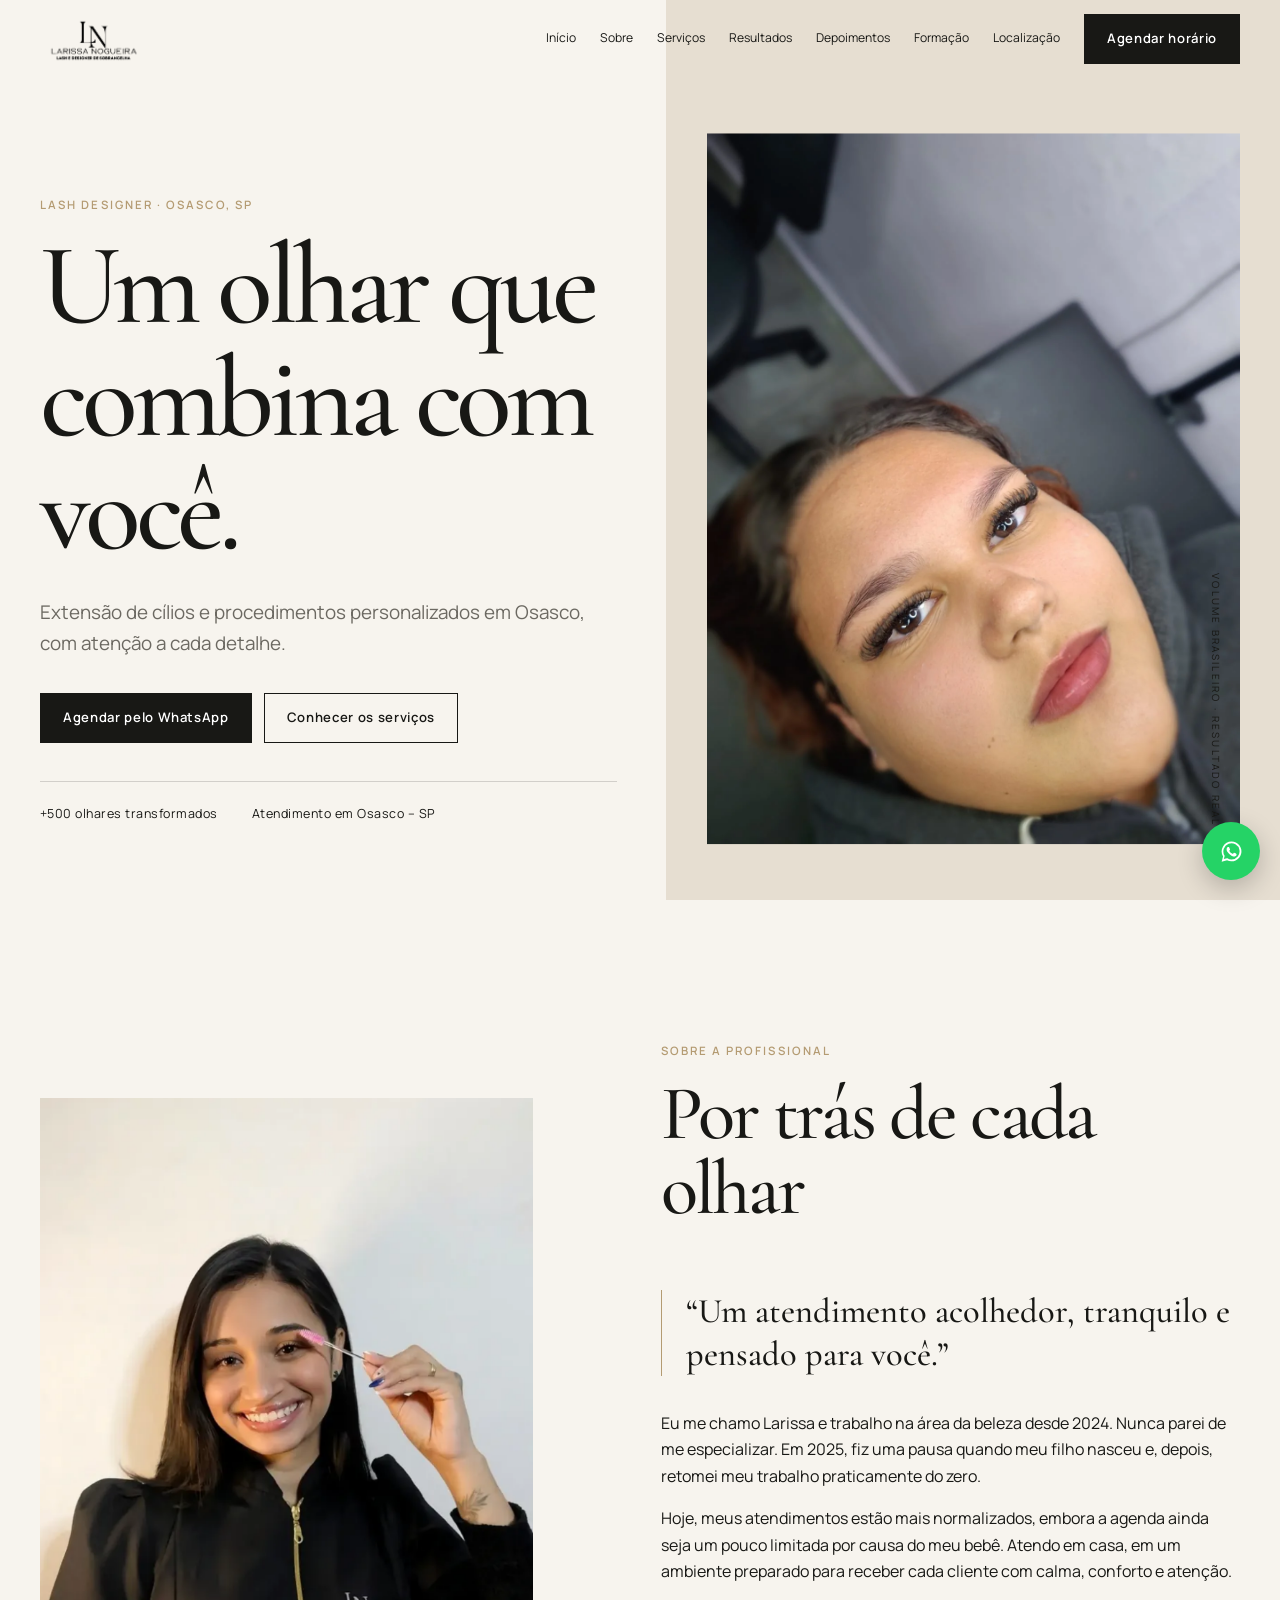
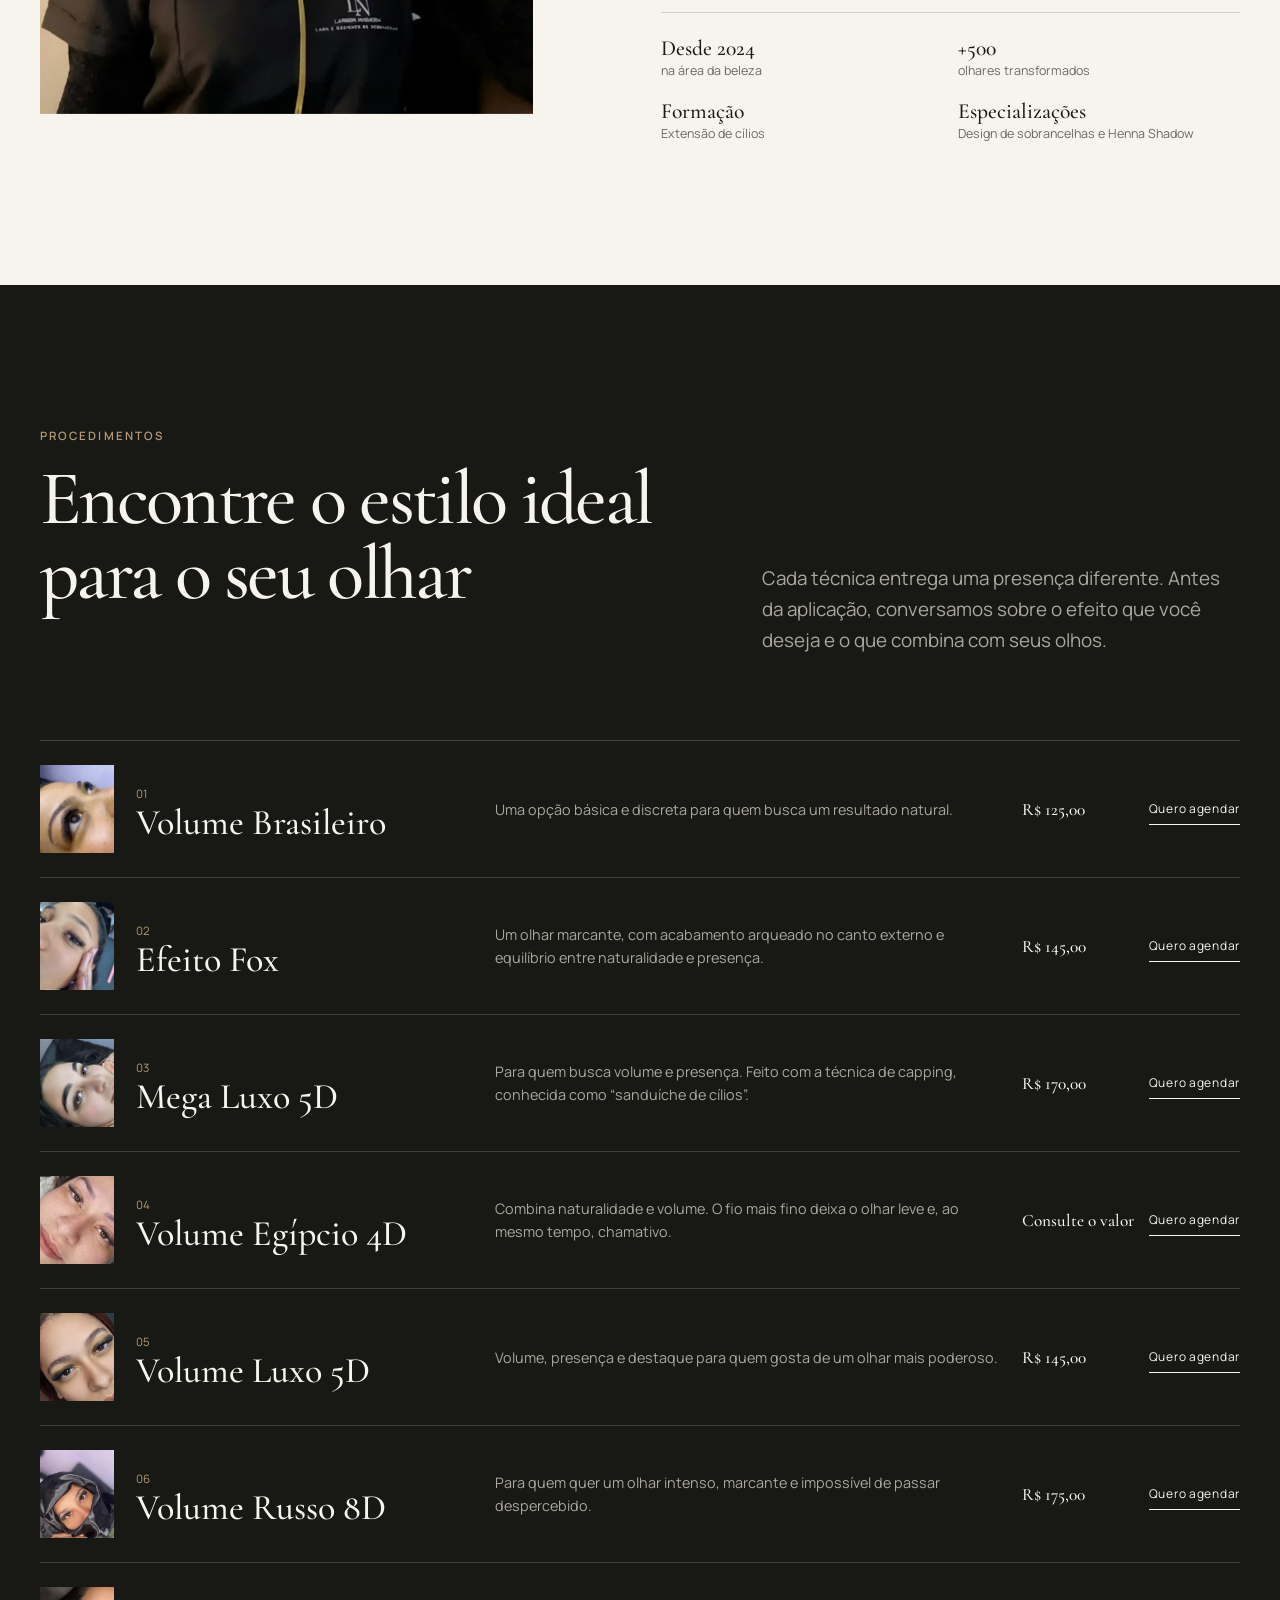
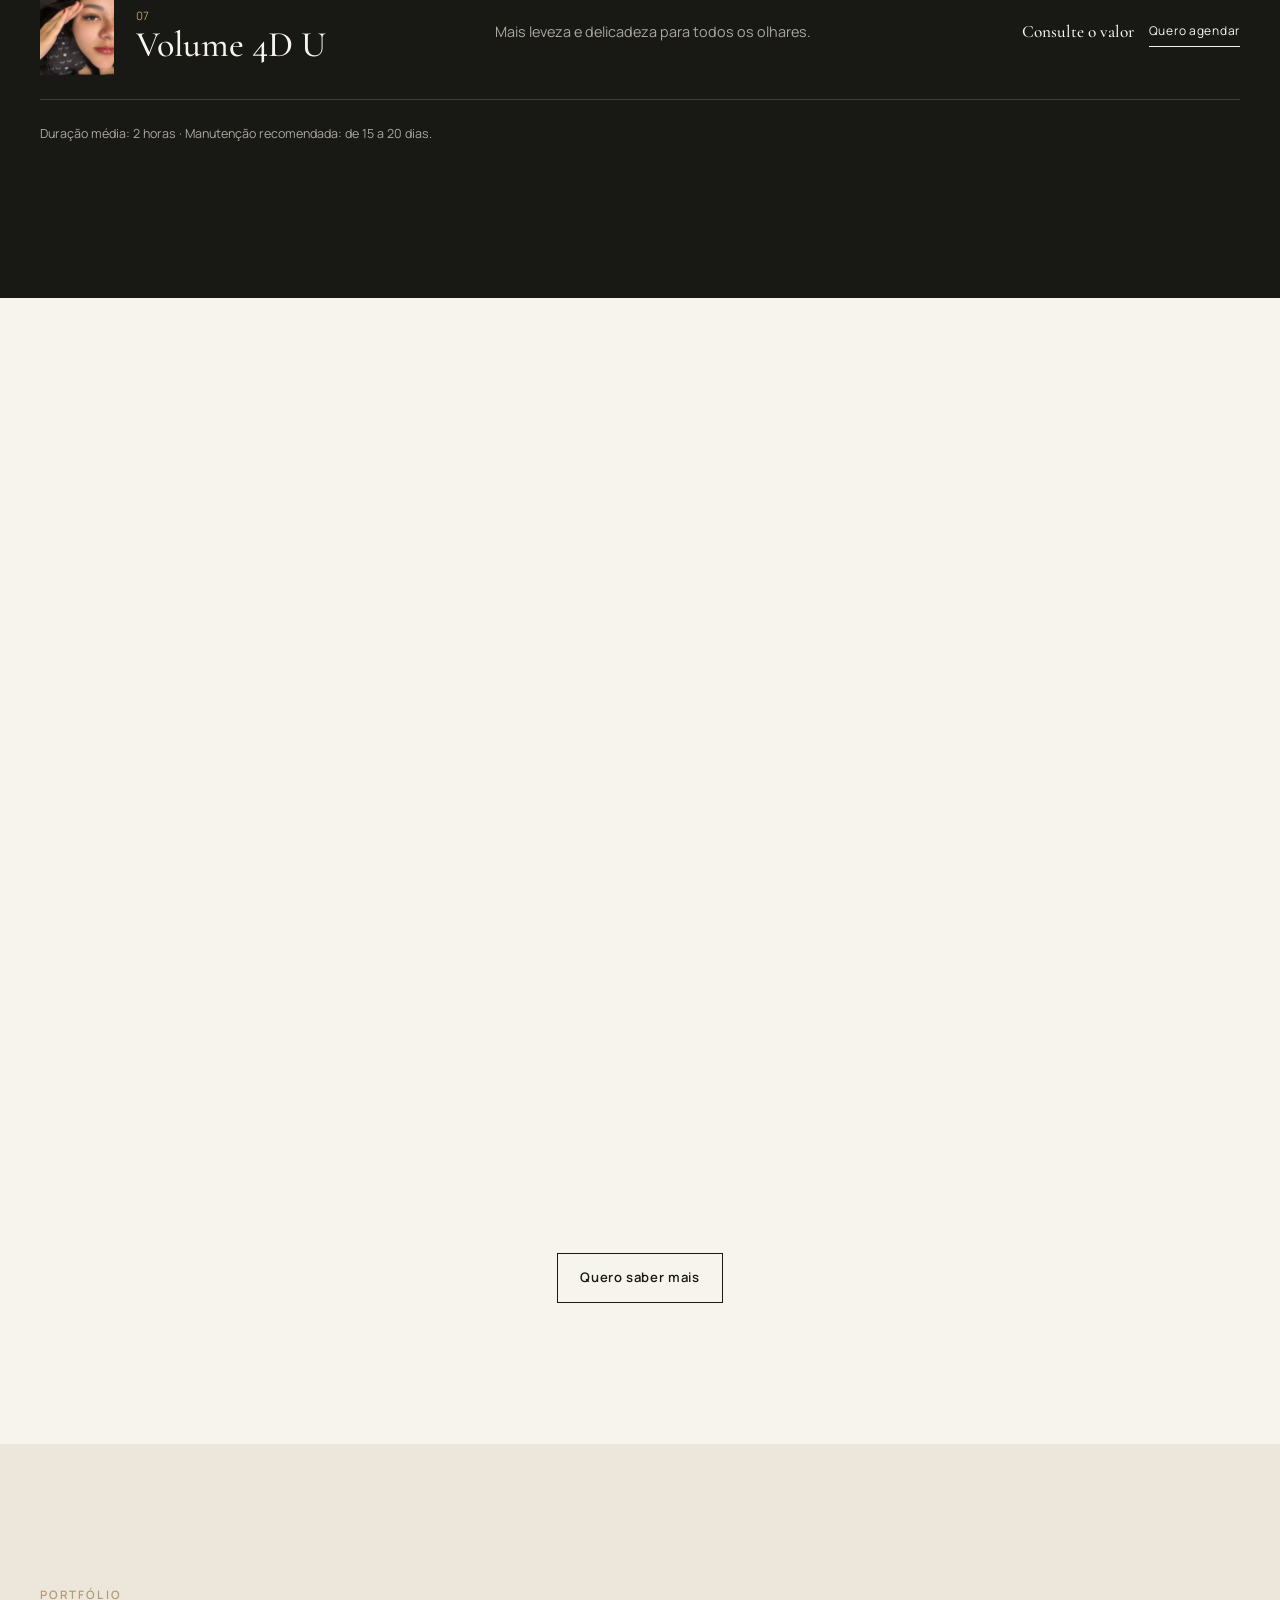
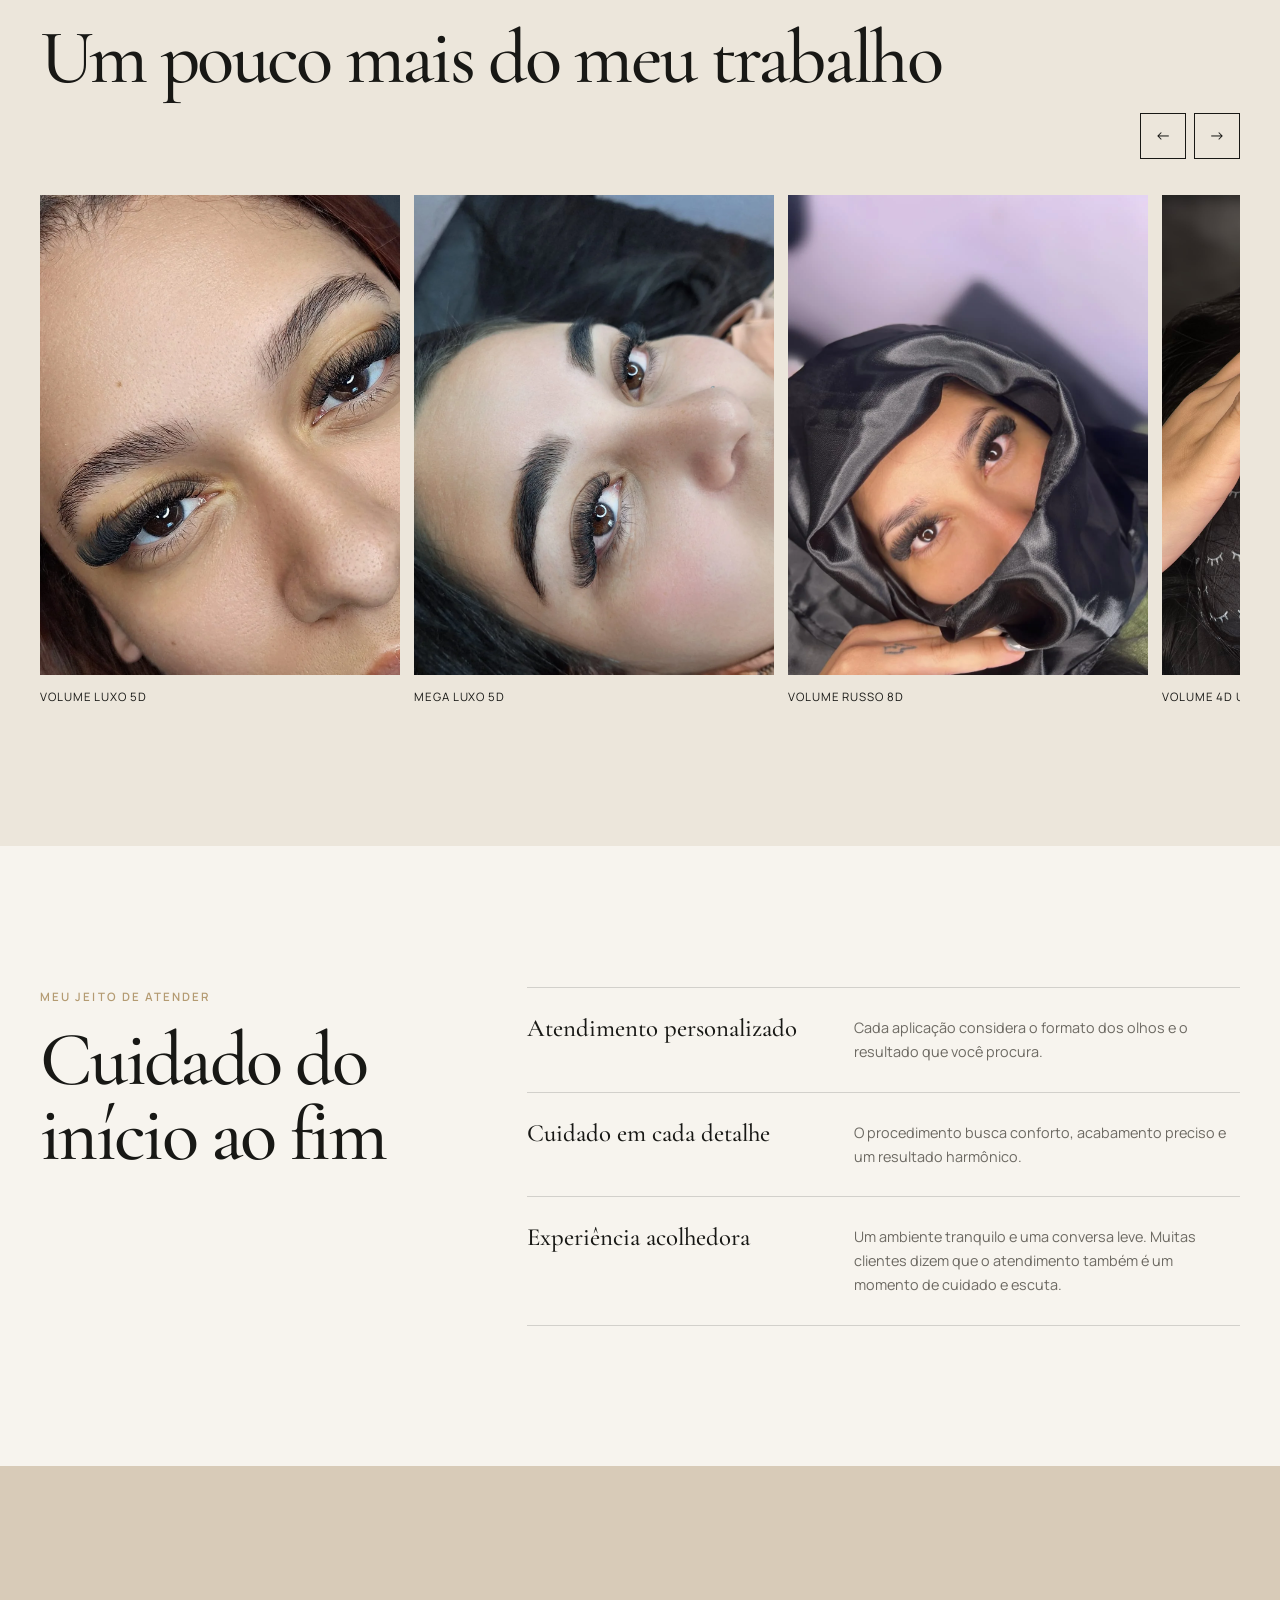
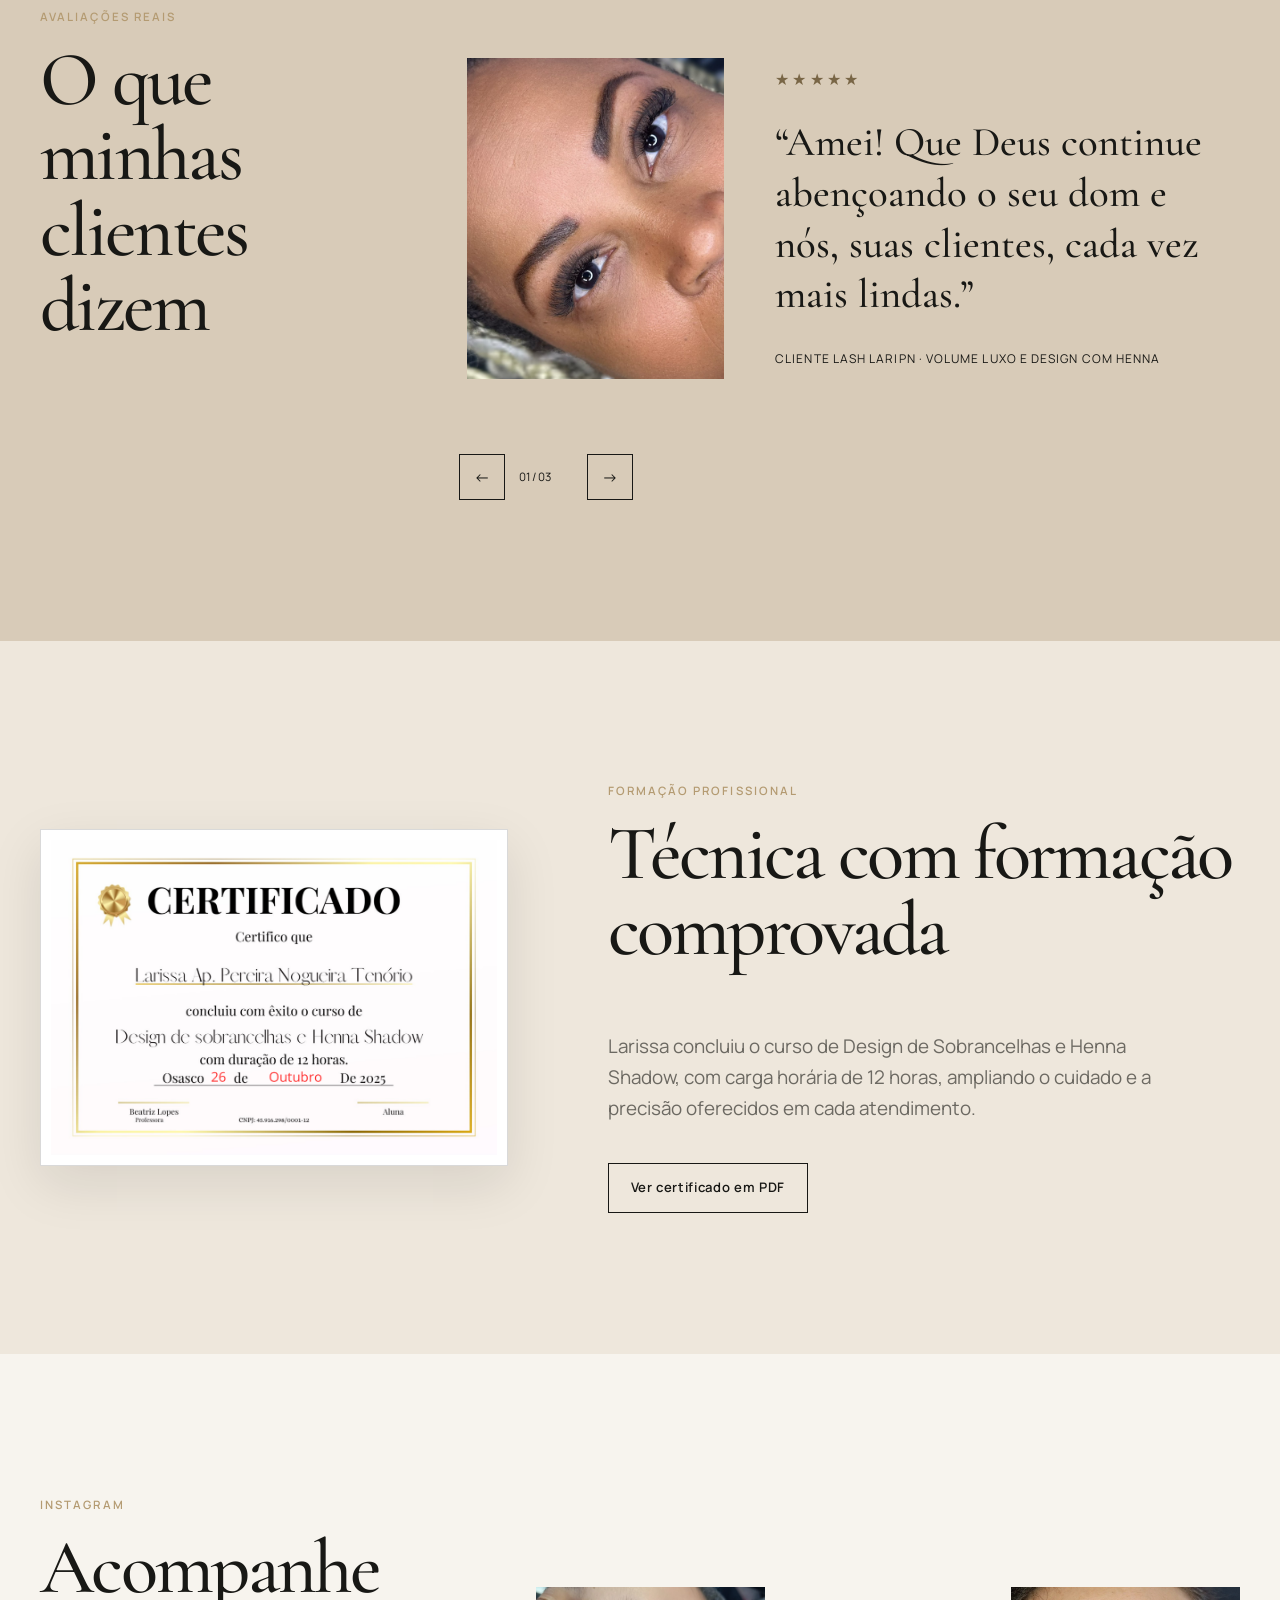
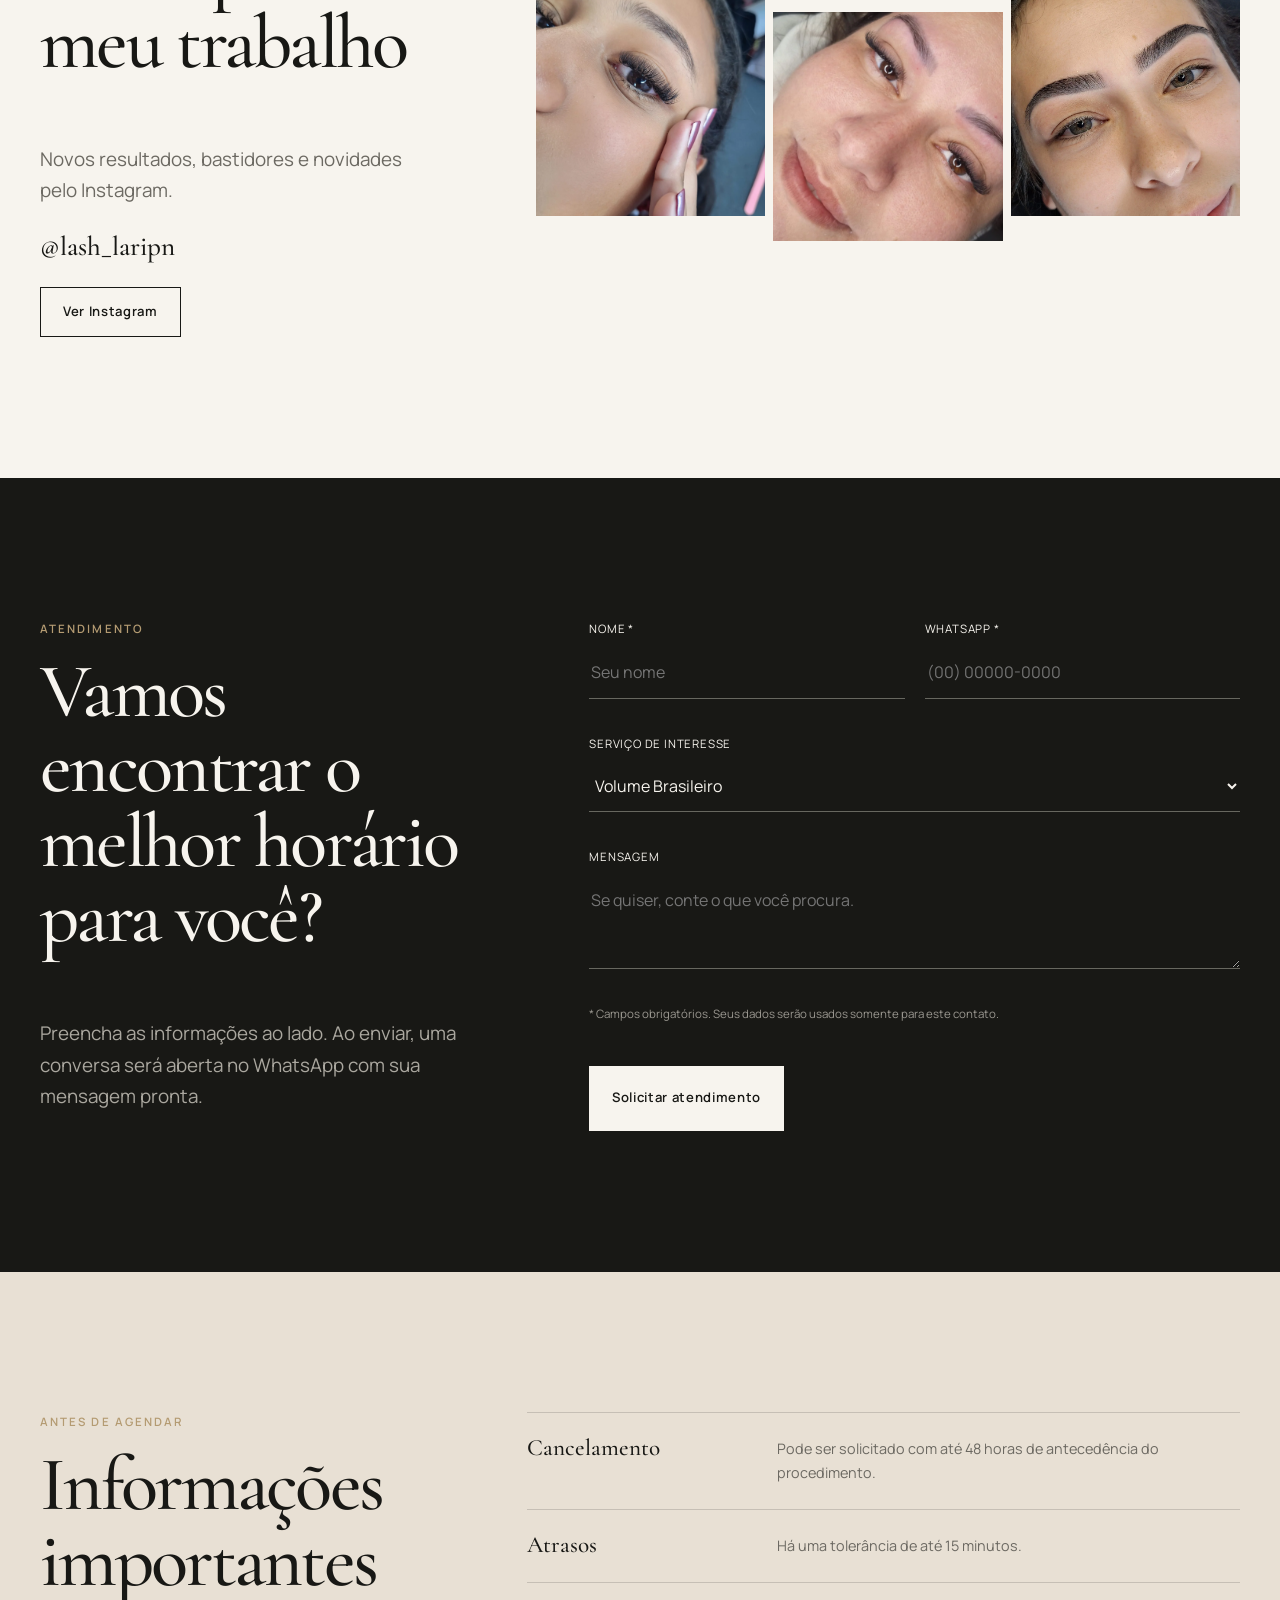
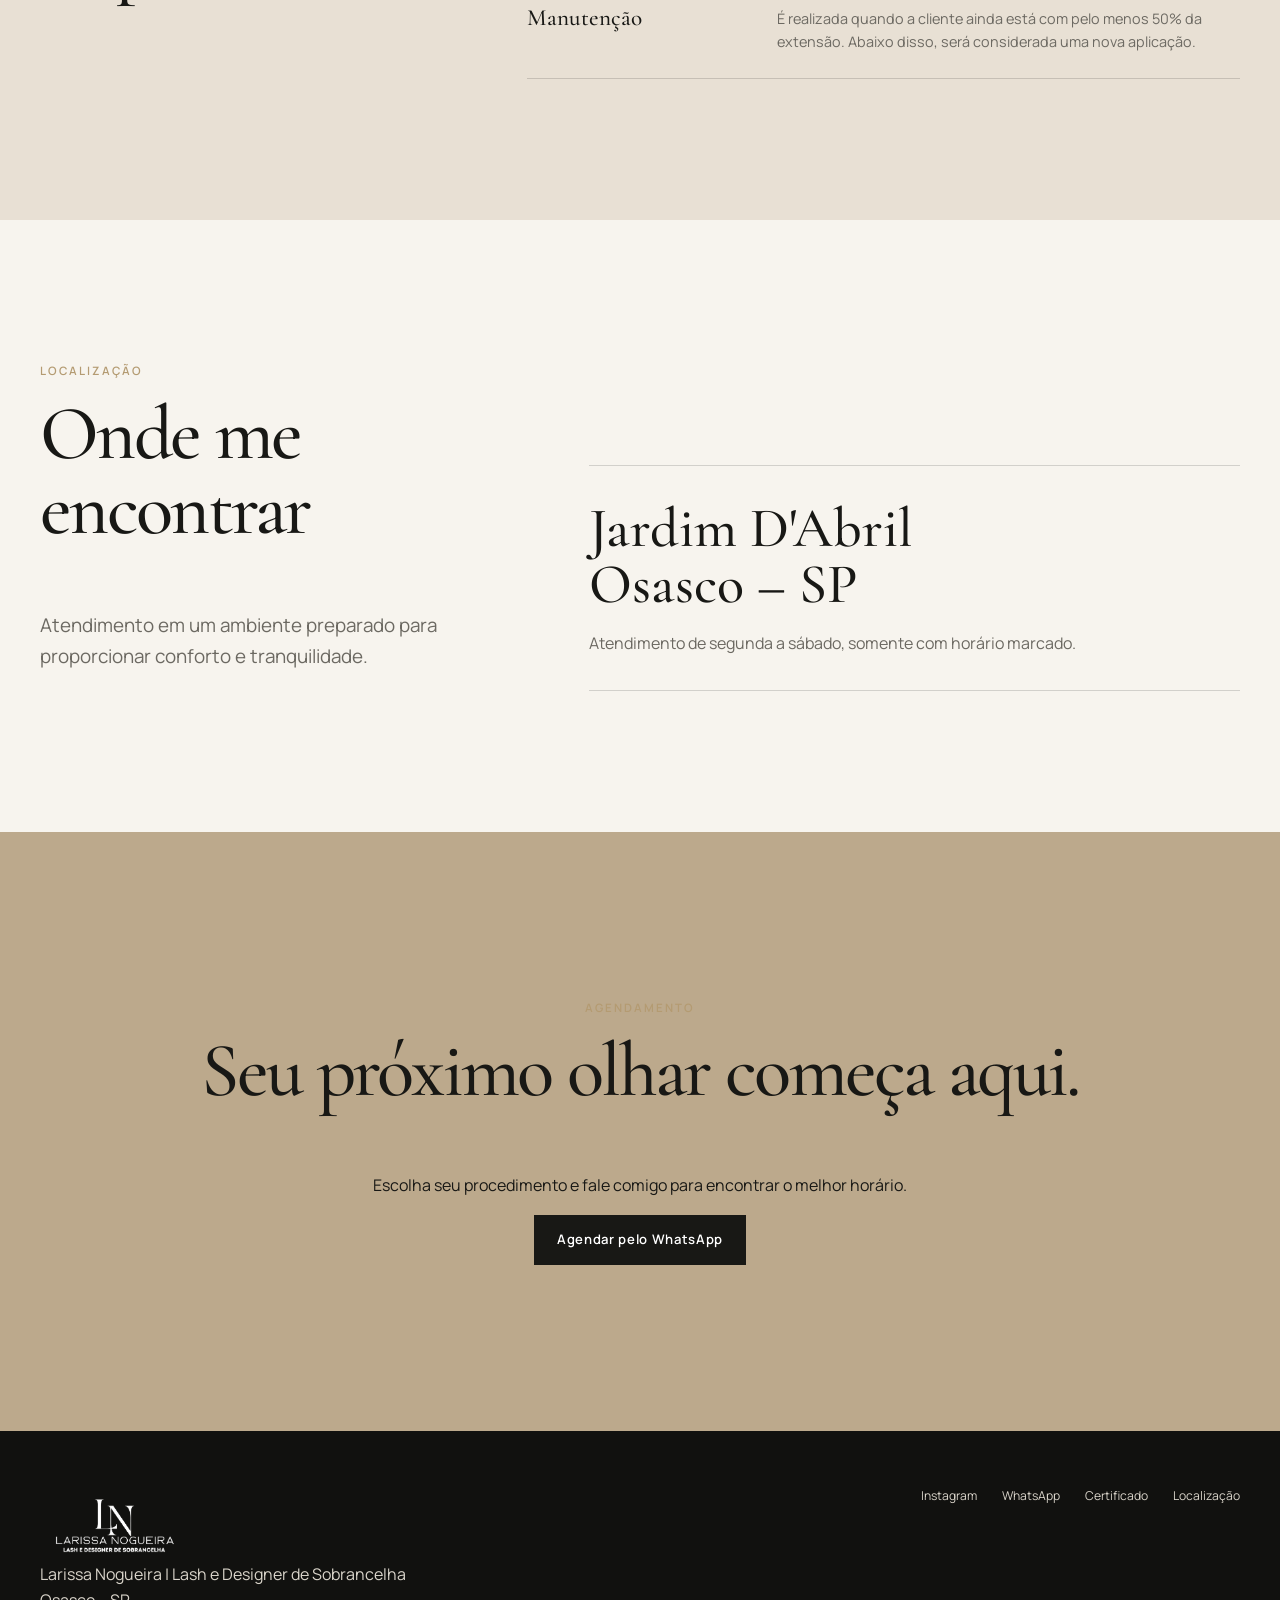
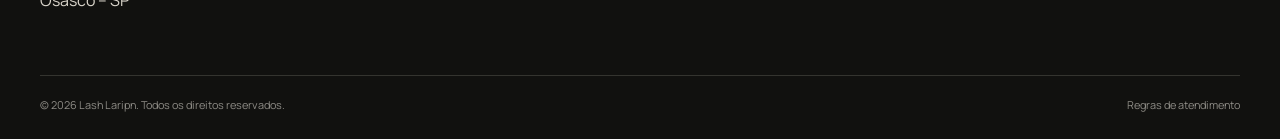
<file: clientes/lash-laripn/index.html>
<!doctype html>
<html lang="pt-BR">
<head>
  <meta charset="utf-8">
  <meta name="viewport" content="width=device-width,initial-scale=1">
  <title>Lash Laripn | Extensão de Cílios em Osasco</title>
  <meta name="robots" content="noindex, nofollow">
  <meta name="description" content="Extensão de cílios em Osasco com atendimento personalizado. Conheça o trabalho da Lash Laripn e agende seu horário pelo WhatsApp.">
  <meta name="theme-color" content="#171714">
  <meta property="og:type" content="website">
  <meta property="og:title" content="Lash Laripn | Extensão de Cílios em Osasco">
  <meta property="og:description" content="Um atendimento personalizado, com atenção a cada detalhe do seu olhar.">
  <meta property="og:locale" content="pt_BR">
  <meta property="og:image" content="https://zapinhor.github.io/previas/clientes/lash-laripn/images/volume-egipcio-4d.webp">
  <meta name="twitter:card" content="summary_large_image">
  <meta name="twitter:image" content="https://zapinhor.github.io/previas/clientes/lash-laripn/images/volume-egipcio-4d.webp">
  <link rel="canonical" href="https://SEU-DOMINIO.com.br/">
  <link rel="preconnect" href="https://fonts.googleapis.com">
  <link rel="preconnect" href="https://fonts.gstatic.com" crossorigin>
  <link href="https://fonts.googleapis.com/css2?family=Cormorant+Garamond:wght@500;600&family=Manrope:wght@400;500;600&display=swap" rel="stylesheet">
  <link rel="icon" href="data:image/svg+xml,%3Csvg xmlns='http://www.w3.org/2000/svg' viewBox='0 0 64 64'%3E%3Crect width='64' height='64' rx='32' fill='%23171714'/%3E%3Ctext x='50%25' y='57%25' text-anchor='middle' font-size='28' fill='%23e8ddc9' font-family='serif'%3ELL%3C/text%3E%3C/svg%3E">
  <style>
    :root{--ink:#181815;--paper:#f7f4ee;--white:#fff;--nude:#ded0bb;--champagne:#b49b72;--muted:#6c6962;--line:rgba(24,24,21,.16);--green:#25d366;--serif:"Cormorant Garamond",Georgia,serif;--sans:"Manrope",Arial,sans-serif;--max:1200px}
    *{box-sizing:border-box}html{scroll-behavior:smooth;scroll-padding-top:90px}body{margin:0;background:var(--paper);color:var(--ink);font-family:var(--sans);font-size:16px;line-height:1.65;overflow-x:hidden}::selection{background:var(--nude);color:var(--ink)}body.lock{overflow:hidden}img{display:block;max-width:100%}a{color:inherit;text-decoration:none}button,input,select,textarea{font:inherit}button{color:inherit}.container{width:min(calc(100% - 36px),var(--max));margin-inline:auto}.eyebrow{margin:0 0 16px;font-size:.72rem;font-weight:600;letter-spacing:.18em;text-transform:uppercase;color:var(--champagne)}h1,h2,h3,p{margin-top:0}h1,h2,h3{font-family:var(--serif);font-weight:500;line-height:.98}h1{font-size:clamp(3.3rem,9vw,7.8rem);letter-spacing:-.045em}h2{font-size:clamp(2.6rem,6vw,5.2rem);letter-spacing:-.035em}h3{font-size:clamp(1.65rem,3vw,2.25rem)}.lead{font-size:clamp(1rem,1.8vw,1.18rem);color:var(--muted)}.section{padding:clamp(80px,11vw,150px) 0}.btn{position:relative;display:inline-flex;min-height:50px;align-items:center;justify-content:center;gap:10px;padding:13px 22px;border:1px solid var(--ink);background:var(--ink);color:var(--white);font-size:.82rem;font-weight:600;letter-spacing:.05em;cursor:pointer;overflow:hidden;transition:background-color .28s,color .28s,transform .28s,box-shadow .28s}.btn::after{content:"";position:absolute;inset:auto 18px 9px;height:1px;background:currentColor;transform:scaleX(0);transform-origin:right;transition:transform .35s ease}.btn:hover{background:#34342f;transform:translateY(-2px);box-shadow:0 8px 24px rgba(24,24,21,.12)}.btn:hover::after{transform:scaleX(1);transform-origin:left}.btn:active{transform:translateY(0)}.btn-outline{background:transparent;color:var(--ink)}.btn-outline:hover{background:var(--ink);color:var(--white)}.btn-light{border-color:var(--paper);background:var(--paper);color:var(--ink)}.btn:focus-visible,a:focus-visible,input:focus-visible,select:focus-visible,textarea:focus-visible{outline:3px solid var(--champagne);outline-offset:3px}.header{position:fixed;z-index:50;inset:0 0 auto;height:78px;border-bottom:1px solid transparent;transition:background-color .35s,border-color .35s,box-shadow .35s}.header::after{content:"";position:absolute;left:0;bottom:-1px;width:var(--scroll-progress,0%);height:1px;background:var(--champagne);transition:width .08s linear}.header.scrolled,.header.open{background:rgba(247,244,238,.96);border-color:var(--line);backdrop-filter:blur(12px)}.nav{height:100%;display:flex;align-items:center;justify-content:space-between}.brand{font:600 1.6rem/1 var(--serif);letter-spacing:.02em}.nav-links{display:flex;align-items:center;gap:24px;font-size:.76rem}.nav-links a:not(.btn){position:relative;padding:12px 0}.nav-links a:not(.btn)::after{content:"";position:absolute;left:0;right:0;bottom:7px;height:1px;background:currentColor;transform:scaleX(0);transform-origin:right;transition:transform .3s ease}.nav-links a:not(.btn):hover::after,.nav-links a:not(.btn):focus-visible::after{transform:scaleX(1);transform-origin:left}.nav-links a:not(.btn):hover{color:var(--champagne)}.menu{display:none;width:46px;height:46px;border:0;background:transparent;cursor:pointer}.menu span{display:block;width:24px;height:1px;margin:6px auto;background:var(--ink);transition:.25s}.hero{min-height:100svh;padding:120px 0 55px;display:grid;align-items:end;background:linear-gradient(90deg,var(--paper) 0 52%,#e6ded1 52%)}.hero-grid{display:grid;grid-template-columns:1.04fr .96fr;gap:clamp(40px,7vw,100px);align-items:center}.hero h1{max-width:720px;margin-bottom:28px}.hero-copy{padding-top:40px}.hero-copy .lead{max-width:570px}.hero-actions{display:flex;flex-wrap:wrap;gap:12px;margin:34px 0 38px}.hero-meta{display:flex;gap:34px;padding-top:22px;border-top:1px solid var(--line);font-size:.78rem;letter-spacing:.04em}.visual{position:relative;min-height:670px;background:#d9cebd;overflow:hidden;transform-origin:center;transition:box-shadow .45s ease}.visual>img,.photo-placeholder.real-photo>img{width:100%;height:100%;object-fit:cover}.visual.real-photo::before,.visual.real-photo::after,.photo-placeholder.real-photo::before,.photo-placeholder.real-photo::after{display:none}.visual>img,.photo-placeholder.real-photo>img{width:100%;height:100%;object-fit:cover}.visual.real-photo::before,.visual.real-photo::after,.photo-placeholder.real-photo::before,.photo-placeholder.real-photo::after{display:none}.visual:hover{box-shadow:0 22px 55px rgba(24,24,21,.12)}.visual::before{content:"";position:absolute;inset:12%;border:1px solid rgba(255,255,255,.45);border-radius:50% 50% 46% 54%;transition:transform 1.1s cubic-bezier(.2,.7,.2,1),border-radius 1.1s ease}.visual:hover::before{transform:scale(1.035);border-radius:46% 54% 50% 50%}.visual::after{content:"FOTO PRINCIPAL\A DA LARISSA";white-space:pre;position:absolute;inset:0;display:grid;place-items:center;text-align:center;color:rgba(24,24,21,.48);font-size:.72rem;letter-spacing:.2em}.vertical-mark{position:absolute;right:16px;bottom:18px;z-index:2;writing-mode:vertical-rl;font-size:.62rem;letter-spacing:.22em;text-transform:uppercase}.about-grid{display:grid;grid-template-columns:.85fr 1fr;gap:clamp(50px,10vw,140px);align-items:center}.photo-placeholder{position:relative;aspect-ratio:4/5;background:#ddd3c4;overflow:hidden}.photo-placeholder::after{content:attr(data-label);position:absolute;inset:0;display:grid;place-items:center;padding:25px;text-align:center;color:rgba(24,24,21,.45);font-size:.7rem;letter-spacing:.15em;text-transform:uppercase}.photo-placeholder::before{content:"";position:absolute;width:55%;aspect-ratio:1;top:18%;left:23%;border:1px solid rgba(255,255,255,.5);border-radius:50%}.about-copy{max-width:620px}.about-facts{display:grid;grid-template-columns:repeat(2,1fr);gap:16px;margin-top:28px;padding-top:22px;border-top:1px solid var(--line)}.about-facts span{font-size:.78rem;color:var(--muted)}.about-facts strong{display:block;color:var(--ink);font:500 1.35rem var(--serif)}.about-copy blockquote{margin:34px 0;padding-left:24px;border-left:1px solid var(--champagne);font:500 clamp(1.5rem,3vw,2.15rem)/1.25 var(--serif)}.future{margin-top:30px;padding-top:22px;border-top:1px solid var(--line);font-size:.82rem;color:var(--muted)}.services{background:var(--ink);color:var(--paper)}.services .section-head{display:grid;grid-template-columns:1fr .7fr;gap:40px;align-items:end}.services .lead{color:#aaa79f}.service-list{margin-top:65px;border-top:1px solid rgba(255,255,255,.2)}.service{display:grid;grid-template-columns:74px .8fr 1.2fr 105px auto;gap:22px;align-items:center;padding:24px 0;border-bottom:1px solid rgba(255,255,255,.16);transition:padding-left .35s ease,background-color .35s ease}.service-thumb{width:74px;height:88px;object-fit:cover}.service-copy h3{margin:3px 0 0}.service-price{font:500 1.08rem var(--serif);white-space:nowrap}.service-note{margin-top:24px;color:#aaa79f;font-size:.78rem}.service:hover{padding-left:12px;background:rgba(255,255,255,.025)}.service-num{color:var(--champagne);font-size:.72rem}.service h3{margin:0}.service p{margin:0;color:#aaa79f;font-size:.9rem}.text-link{border:0;border-bottom:1px solid currentColor;padding:5px 0;background:none;color:inherit;font-size:.75rem;letter-spacing:.06em;cursor:pointer}.techniques{display:flex;flex-wrap:wrap;gap:0;margin-top:42px;border-top:1px solid rgba(255,255,255,.16)}.techniques span{padding:13px 18px 13px 0;margin-right:18px;border-bottom:1px solid rgba(255,255,255,.16);color:#d5d0c7;font-size:.78rem}.gallery-head{display:flex;justify-content:space-between;align-items:end;gap:30px}.gallery-head p{max-width:390px}.gallery-grid{display:grid;grid-template-columns:1.2fr .8fr .8fr;grid-template-rows:300px 240px;gap:12px;margin-top:48px}.gallery-item{position:relative;min-width:0;border:0;padding:0;background:#ddd2c1;cursor:pointer;overflow:hidden}.gallery-item:has(img)::before,.gallery-item:has(img)::after{display:none}.gallery-item img{width:100%;height:100%;object-fit:cover;transition:transform .65s cubic-bezier(.2,.7,.2,1)}.gallery-item:hover img{transform:scale(1.035)}.gallery-item img{width:100%;height:100%;object-fit:cover;transition:transform .65s cubic-bezier(.2,.7,.2,1)}.gallery-item:hover img{transform:scale(1.035)}.gallery-item:nth-child(1){grid-row:span 2}.gallery-item:nth-child(4){grid-column:span 2}.gallery-item::before{content:"";position:absolute;inset:15%;border:1px solid rgba(255,255,255,.5);border-radius:50%}.gallery-item::after{content:attr(data-label);position:absolute;inset:0;display:grid;place-items:center;color:rgba(24,24,21,.46);font-size:.65rem;letter-spacing:.12em;text-transform:uppercase}.gallery-item:nth-child(even){background:#cbc0b0}.gallery-item{transition:filter .4s ease,transform .5s cubic-bezier(.2,.7,.2,1),box-shadow .4s ease}.gallery-item:hover{filter:brightness(.96);transform:scale(.985);box-shadow:0 18px 40px rgba(24,24,21,.12)}.gallery-item::before{transition:transform .65s ease,border-radius .65s ease}.gallery-item:hover::before{transform:scale(1.08);border-radius:46% 54% 50% 50%}.gallery-cta{text-align:center;margin-top:40px}.work-strip{background:#ece6db;overflow:hidden}.strip-head{display:flex;align-items:end;justify-content:space-between;margin-bottom:36px}.strip-controls{display:flex;gap:8px}.arrow{width:46px;height:46px;border:1px solid var(--ink);background:transparent;cursor:pointer;transition:background-color .25s,color .25s,transform .25s}.arrow:hover{background:var(--ink);color:var(--paper);transform:translateY(-2px)}.arrow:active{transform:translateY(0)}.carousel{display:flex;gap:14px;overflow:auto;scroll-snap-type:x mandatory;scrollbar-width:none}.carousel::-webkit-scrollbar{display:none}.work-card{flex:0 0 min(31vw,360px);scroll-snap-align:start;transition:transform .42s cubic-bezier(.2,.7,.2,1)}.work-card:hover{transform:translateY(-8px)}.work-card .photo-placeholder{aspect-ratio:3/4}.work-card p{margin:12px 0 0;font-size:.72rem;letter-spacing:.08em;text-transform:uppercase}.differentials{display:grid;grid-template-columns:.7fr 1.3fr;gap:clamp(45px,8vw,110px)}.diff-list{border-top:1px solid var(--line)}.diff{display:grid;grid-template-columns:1fr 1.3fr;gap:30px;padding:28px 0;border-bottom:1px solid var(--line);transition:padding-left .35s ease,color .35s ease}.diff:hover{padding-left:10px}.diff h3{margin:0;font-size:1.55rem}.diff p{margin:0;color:var(--muted);font-size:.9rem}.testimonials{background:#d8cbb8}.testimonial-wrap{display:grid;grid-template-columns:.7fr 1.3fr;gap:clamp(40px,8vw,100px);align-items:start}.quotes{overflow:hidden}.quote-track{display:flex;transition:transform .45s ease}.quote{flex:0 0 100%;padding:8px}.stars{letter-spacing:.2em;color:#796646}.quote blockquote{margin:24px 0;font:500 clamp(1.8rem,4vw,3rem)/1.25 var(--serif)}.quote cite{font-style:normal;font-size:.75rem;letter-spacing:.09em;text-transform:uppercase}.quote-nav{display:flex;align-items:center;gap:14px;margin-top:24px}.quote-count{min-width:54px;font-size:.72rem}.instagram-grid{display:grid;grid-template-columns:.72fr 1.28fr;gap:clamp(45px,8vw,100px);align-items:center}.insta-tiles{display:grid;grid-template-columns:repeat(3,1fr);gap:8px}.insta-tiles .photo-placeholder{aspect-ratio:1}.insta-tiles .photo-placeholder:nth-child(2){transform:translateY(25px)}.handle{display:block;margin:24px 0;font:500 1.7rem var(--serif)}.contact{background:var(--ink);color:var(--paper)}.contact-grid{display:grid;grid-template-columns:.8fr 1.2fr;gap:clamp(50px,9vw,130px)}.contact .lead{color:#aaa79f}.form-grid{display:grid;grid-template-columns:1fr 1fr;gap:20px}.field{display:flex;flex-direction:column;gap:8px}.field.full{grid-column:1/-1}.field label{font-size:.72rem;letter-spacing:.07em;text-transform:uppercase}.field input,.field select,.field textarea{width:100%;border:0;border-bottom:1px solid #67675f;border-radius:0;padding:13px 2px;background:transparent;color:var(--paper);outline:none}.field select option{color:var(--ink)}.field textarea{min-height:95px;resize:vertical}.field input:focus,.field select:focus,.field textarea:focus{border-color:var(--nude)}.form-note{grid-column:1/-1;margin:0;color:#99968f;font-size:.72rem}.form-grid .btn{justify-self:start;margin-top:8px}.practical{background:#e8e0d4}.practical-grid{display:grid;grid-template-columns:.7fr 1.3fr;gap:clamp(45px,8vw,110px)}.policy-list{border-top:1px solid var(--line)}.policy{display:grid;grid-template-columns:.65fr 1.35fr;gap:28px;padding:24px 0;border-bottom:1px solid var(--line);transition:padding-left .35s ease}.policy:hover{padding-left:10px}.policy h3{margin:0;font-size:1.45rem}.policy p{margin:0;color:var(--muted);font-size:.9rem}.location-simple{display:grid;grid-template-columns:.8fr 1.2fr;gap:clamp(40px,9vw,130px);align-items:end}.location-card{padding:34px 0;border-top:1px solid var(--line);border-bottom:1px solid var(--line)}.location-card strong{display:block;font:500 clamp(2rem,5vw,3.5rem)/1 var(--serif);margin-bottom:18px}.location-card p{margin:0;color:var(--muted)}.location-grid{display:grid;grid-template-columns:.6fr 1.4fr;gap:clamp(40px,8vw,100px);align-items:stretch}.address-box{display:flex;flex-direction:column;justify-content:space-between}.address-details{padding:22px 0;border-top:1px solid var(--line);border-bottom:1px solid var(--line);color:var(--muted)}.map-placeholder{min-height:390px;border:1px solid var(--line);background:#e7e0d5;display:grid;place-items:center;padding:30px;text-align:center}.map-placeholder strong{display:block;font:500 2rem var(--serif)}.map-placeholder span{font-size:.74rem;color:var(--muted)}.final-cta{padding:clamp(90px,13vw,170px) 0;background:#bca98c;text-align:center}.final-cta h2{max-width:900px;margin-inline:auto}.footer{padding:55px 0 25px;background:#11110f;color:#d9d4ca}.footer-grid{display:grid;grid-template-columns:1fr auto;gap:30px;align-items:start}.footer-brand{font:500 2rem var(--serif)}.footer-links{display:flex;gap:25px;font-size:.76rem}.copyright{display:flex;justify-content:space-between;gap:20px;margin-top:45px;padding-top:20px;border-top:1px solid #34342f;font-size:.68rem;color:#8e8c86}.whatsapp-float{position:fixed;right:20px;bottom:20px;z-index:45;width:58px;height:58px;border:0;border-radius:50%;background:var(--green);color:#fff;display:grid;place-items:center;box-shadow:0 8px 26px rgba(0,0,0,.22);cursor:pointer;transition:transform .3s cubic-bezier(.2,.8,.2,1),box-shadow .3s ease}.whatsapp-float:hover{transform:translateY(-4px) scale(1.03);box-shadow:0 14px 32px rgba(0,0,0,.25)}.whatsapp-float svg{width:27px}.whatsapp-float span{position:absolute;right:70px;white-space:nowrap;padding:8px 11px;background:var(--ink);color:#fff;font-size:.68rem;opacity:0;transform:translateX(5px);pointer-events:none;transition:.2s}.whatsapp-float:hover span{opacity:1;transform:none}.lightbox{position:fixed;z-index:100;inset:0;display:none;place-items:center;padding:25px;background:rgba(10,10,9,.92)}.lightbox.open{display:grid;animation:veilIn .28s ease both}.lightbox-card{position:relative;width:min(900px,90vw);height:min(82vh,760px);background:#0f0f0e;display:grid;place-items:center}.lightbox-card img{width:100%;height:100%;object-fit:contain}.lightbox-close{position:absolute;right:20px;top:15px;z-index:1;width:44px;height:44px;border:1px solid #fff;background:rgba(0,0,0,.3);color:#fff;font-size:1.5rem;cursor:pointer}.motion-layer{translate:0 var(--parallax-y,0px)}.reveal{opacity:1;transform:none}.js-ready .reveal{opacity:0;transform:translateY(22px);transition:opacity .7s ease,transform .8s cubic-bezier(.2,.7,.2,1);transition-delay:var(--delay,0ms)}.js-ready .reveal.visible{opacity:1;transform:none}.js-ready .hero-copy.visible .eyebrow,.js-ready .hero-copy.visible h1,.js-ready .hero-copy.visible .lead,.js-ready .hero-copy.visible .hero-actions,.js-ready .hero-copy.visible .hero-meta{animation:editorialRise .8s cubic-bezier(.2,.7,.2,1) both}.js-ready .hero-copy.visible h1{animation-delay:.08s}.js-ready .hero-copy.visible .lead{animation-delay:.16s}.js-ready .hero-copy.visible .hero-actions{animation-delay:.24s}.js-ready .hero-copy.visible .hero-meta{animation-delay:.32s}@keyframes editorialRise{from{opacity:0;transform:translateY(18px)}to{opacity:1;transform:none}}@keyframes veilIn{from{opacity:0}to{opacity:1}}
    @media(max-width:900px){.practical-grid,.location-simple{grid-template-columns:1fr}.nav-links{position:fixed;inset:78px 0 auto;padding:28px 18px 34px;background:var(--paper);border-bottom:1px solid var(--line);display:none;flex-direction:column;align-items:stretch}.header.open .nav-links{display:flex}.menu{display:block}.header.open .menu span:first-child{transform:translateY(3.5px) rotate(45deg)}.header.open .menu span:last-child{transform:translateY(-3.5px) rotate(-45deg)}.hero{background:var(--paper)}.hero-grid,.about-grid,.services .section-head,.differentials,.testimonial-wrap,.instagram-grid,.contact-grid,.location-grid{grid-template-columns:1fr}.hero-copy{padding-top:0}.visual{min-height:500px}.service{grid-template-columns:68px 1fr auto}.service-thumb{width:68px;height:82px}.service-copy{grid-column:2}.service-description{grid-column:2/-1}.service-price{grid-column:2}.service .text-link{grid-column:3;grid-row:1/3}.gallery-grid{grid-template-columns:1fr 1fr;grid-template-rows:330px 230px 230px}.gallery-item:nth-child(1){grid-column:span 2;grid-row:auto}.gallery-item:nth-child(4){grid-column:span 2}.work-card{flex-basis:44vw}.differentials>div:first-child{max-width:520px}.location-grid{gap:30px}.address-box{gap:30px}}
    @media(max-width:600px){.about-facts{grid-template-columns:1fr}.policy{grid-template-columns:1fr;gap:8px}.container{width:min(calc(100% - 28px),var(--max))}.section{padding:78px 0}h1{font-size:clamp(3.2rem,17vw,5.2rem)}h2{font-size:clamp(2.75rem,14vw,4.2rem)}.hero{padding-top:105px}.hero-grid{gap:35px}.hero-actions{display:grid}.hero-actions .btn{width:100%}.hero-meta{gap:16px;justify-content:space-between;font-size:.68rem}.visual{min-height:420px}.about-grid{gap:38px}.service{grid-template-columns:58px 1fr}.service-thumb{width:58px;height:72px}.service-copy{grid-column:2}.service-description,.service-price,.service .text-link{grid-column:1/-1}.service .text-link{grid-row:auto;justify-self:start}.gallery-head,.strip-head{align-items:start;flex-direction:column}.gallery-grid{grid-template-rows:260px 180px 180px}.work-card{flex-basis:78vw}.diff{grid-template-columns:1fr;gap:8px}.testimonial-wrap{gap:28px}.insta-tiles{grid-template-columns:1fr 1fr}.insta-tiles>*:last-child{display:none}.form-grid{grid-template-columns:1fr}.field.full{grid-column:auto}.form-note{grid-column:auto}.footer-grid,.copyright{grid-template-columns:1fr;display:grid}.footer-links{flex-wrap:wrap}.whatsapp-float span{display:none}}
    @media(prefers-reduced-motion:reduce){html{scroll-behavior:auto}*,*::before,*::after{transition-duration:.01ms!important;animation-duration:.01ms!important;animation-iteration-count:1!important}.reveal,.js-ready .reveal{opacity:1;transform:none}.motion-layer{translate:none!important}.header::after{display:none}}
    .brand{display:flex;align-items:center}.brand img{width:118px;height:54px;object-fit:contain;object-position:left center}.testimonial-wrap{grid-template-columns:.58fr 1.42fr}.quote{display:grid;grid-template-columns:minmax(210px,.72fr) 1.28fr;gap:clamp(24px,4vw,54px);align-items:center}.quote-media{aspect-ratio:4/5;overflow:hidden;background:#cbbca7}.quote-media img{width:100%;height:100%;object-fit:cover}.quote-content{min-width:0}.quote blockquote{font-size:clamp(1.55rem,3.2vw,2.55rem)}.credential{background:#eee7dc}.credential-grid{display:grid;grid-template-columns:.85fr 1.15fr;gap:clamp(40px,8vw,100px);align-items:center}.certificate-preview{display:block;border:1px solid var(--line);background:#fff;padding:10px;box-shadow:0 18px 50px rgba(24,24,21,.1);transition:transform .3s,box-shadow .3s}.certificate-preview:hover{transform:translateY(-5px);box-shadow:0 24px 60px rgba(24,24,21,.15)}.certificate-preview img{width:100%;height:auto}.credential-copy .lead{max-width:560px}.credential-copy .btn{margin-top:20px}.footer-brand img{width:150px;height:auto;filter:invert(1);mix-blend-mode:screen}@media(max-width:900px){.quote{grid-template-columns:minmax(170px,.65fr) 1.35fr}.credential-grid{grid-template-columns:1fr}.certificate-preview{max-width:720px}}@media(max-width:600px){.brand img{width:98px;height:48px}.quote{grid-template-columns:1fr}.quote-media{aspect-ratio:16/11}.quote blockquote{font-size:1.65rem}.footer-brand img{width:132px}}
  </style>
</head>
<body>
  <header class="header" id="header"><nav class="nav container" aria-label="Navegação principal"><a class="brand" href="#inicio" aria-label="Lash Laripn - início"><img src="images/logo-larissa-nogueira.png" width="440" height="220" alt="Larissa Nogueira - Lash e Designer de Sobrancelha"></a><button class="menu" aria-label="Abrir menu" aria-expanded="false"><span></span><span></span></button><div class="nav-links"><a href="#inicio">Início</a><a href="#sobre">Sobre</a><a href="#servicos">Serviços</a><a href="#resultados">Resultados</a><a href="#depoimentos">Depoimentos</a><a href="#formacao">Formação</a><a href="#localizacao">Localização</a><a class="btn" data-wa href="#contato">Agendar horário</a></div></nav></header>
  <main>
    <section class="hero" id="inicio"><div class="container hero-grid"><div class="hero-copy reveal"><p class="eyebrow">Lash designer · Osasco, SP</p><h1>Um olhar que combina com você.</h1><p class="lead">Extensão de cílios e procedimentos personalizados em Osasco, com atenção a cada detalhe.</p><div class="hero-actions"><a class="btn" data-wa href="#contato">Agendar pelo WhatsApp</a><a class="btn btn-outline" href="#servicos">Conhecer os serviços</a></div><div class="hero-meta"><span>+500 olhares transformados</span><span>Atendimento em Osasco – SP</span></div></div><div class="visual real-photo reveal motion-layer"><img src="images/volume-brasileiro-2.webp" width="1200" height="1600" fetchpriority="high" alt="Resultado de extensão de cílios Volume Brasileiro realizado pela Lash Laripn"><span class="vertical-mark">Volume Brasileiro · resultado real</span></div></div></section>
    <section class="section" id="sobre"><div class="container about-grid"><div class="photo-placeholder real-photo reveal motion-layer"><img src="images/larissa-nogueira-profissional.png" width="686" height="888" loading="lazy" alt="Larissa Nogueira, lash e designer de sobrancelha"></div><div class="about-copy reveal"><p class="eyebrow">Sobre a profissional</p><h2>Por trás de cada olhar</h2><blockquote>“Um atendimento acolhedor, tranquilo e pensado para você.”</blockquote><p>Eu me chamo Larissa e trabalho na área da beleza desde 2024. Nunca parei de me especializar. Em 2025, fiz uma pausa quando meu filho nasceu e, depois, retomei meu trabalho praticamente do zero.</p><p>Hoje, meus atendimentos estão mais normalizados, embora a agenda ainda seja um pouco limitada por causa do meu bebê. Atendo em casa, em um ambiente preparado para receber cada cliente com calma, conforto e atenção.</p><div class="about-facts"><span><strong>Desde 2024</strong>na área da beleza</span><span><strong>+500</strong>olhares transformados</span><span><strong>Formação</strong>Extensão de cílios</span><span><strong>Especializações</strong>Design de sobrancelhas e Henna Shadow</span></div></div></div></section>
    <section class="section services" id="servicos"><div class="container"><div class="section-head reveal"><div><p class="eyebrow">Procedimentos</p><h2>Encontre o estilo ideal para o seu olhar</h2></div><p class="lead">Cada técnica entrega uma presença diferente. Antes da aplicação, conversamos sobre o efeito que você deseja e o que combina com seus olhos.</p></div><div class="service-list">
      <article class="service reveal"><img class="service-thumb" src="images/volume-brasileiro.webp" width="1200" height="1600" loading="lazy" alt="Resultado de extensão de cílios Volume Brasileiro"><div class="service-copy"><span class="service-num">01</span><h3>Volume Brasileiro</h3></div><p class="service-description">Uma opção básica e discreta para quem busca um resultado natural.</p><strong class="service-price">R$ 125,00</strong><button class="text-link" data-service="Volume Brasileiro">Quero agendar</button></article>
      <article class="service reveal"><img class="service-thumb" src="images/efeito-fox.webp" width="1200" height="1600" loading="lazy" alt="Resultado de extensão de cílios Efeito Fox"><div class="service-copy"><span class="service-num">02</span><h3>Efeito Fox</h3></div><p class="service-description">Um olhar marcante, com acabamento arqueado no canto externo e equilíbrio entre naturalidade e presença.</p><strong class="service-price">R$ 145,00</strong><button class="text-link" data-service="Efeito Fox">Quero agendar</button></article>
      <article class="service reveal"><img class="service-thumb" src="images/mega-luxo-5d.webp" width="1530" height="1530" loading="lazy" alt="Resultado de extensão de cílios Mega Luxo 5D"><div class="service-copy"><span class="service-num">03</span><h3>Mega Luxo 5D</h3></div><p class="service-description">Para quem busca volume e presença. Feito com a técnica de capping, conhecida como “sanduíche de cílios”.</p><strong class="service-price">R$ 170,00</strong><button class="text-link" data-service="Mega Luxo 5D">Quero agendar</button></article>
      <article class="service reveal"><img class="service-thumb" src="images/volume-egipcio-4d.webp" width="1600" height="1168" loading="lazy" alt="Resultado de extensão de cílios Volume Egípcio 4D"><div class="service-copy"><span class="service-num">04</span><h3>Volume Egípcio 4D</h3></div><p class="service-description">Combina naturalidade e volume. O fio mais fino deixa o olhar leve e, ao mesmo tempo, chamativo.</p><strong class="service-price">Consulte o valor</strong><button class="text-link" data-service="Volume Egípcio 4D">Quero agendar</button></article>
      <article class="service reveal"><img class="service-thumb" src="images/volume-luxo-5d.webp" width="1600" height="1585" loading="lazy" alt="Resultado de extensão de cílios Volume Luxo 5D"><div class="service-copy"><span class="service-num">05</span><h3>Volume Luxo 5D</h3></div><p class="service-description">Volume, presença e destaque para quem gosta de um olhar mais poderoso.</p><strong class="service-price">R$ 145,00</strong><button class="text-link" data-service="Volume Luxo 5D">Quero agendar</button></article>
      <article class="service reveal"><img class="service-thumb" src="images/volume-russo-8d.webp" width="960" height="1280" loading="lazy" alt="Resultado de extensão de cílios Volume Russo 8D"><div class="service-copy"><span class="service-num">06</span><h3>Volume Russo 8D</h3></div><p class="service-description">Para quem quer um olhar intenso, marcante e impossível de passar despercebido.</p><strong class="service-price">R$ 175,00</strong><button class="text-link" data-service="Volume Russo 8D">Quero agendar</button></article>
      <article class="service reveal"><img class="service-thumb" src="images/volume-4d-u.jpg" width="1200" height="1600" loading="lazy" alt="Resultado de extensão de cílios Volume 4D U"><div class="service-copy"><span class="service-num">07</span><h3>Volume 4D U</h3></div><p class="service-description">Mais leveza e delicadeza para todos os olhares.</p><strong class="service-price">Consulte o valor</strong><button class="text-link" data-service="Volume 4D U">Quero agendar</button></article>
    </div><p class="service-note">Duração média: 2 horas · Manutenção recomendada: de 15 a 20 dias.</p></div></section>
    <section class="section" id="resultados"><div class="container"><div class="gallery-head reveal"><div><p class="eyebrow">Galeria</p><h2>Resultados que falam por si</h2></div><p class="lead">Trabalhos reais, fotografados de perto para mostrar o acabamento de cada técnica.</p></div><div class="gallery-grid" aria-label="Galeria de resultados">
      <button class="gallery-item reveal" data-src="images/volume-brasileiro-2.webp" data-alt="Resultado de Volume Brasileiro" aria-label="Ampliar resultado de Volume Brasileiro"><img src="images/volume-brasileiro-2.webp" width="1200" height="1600" loading="lazy" alt="Resultado de Volume Brasileiro"></button>
      <button class="gallery-item reveal" data-src="images/design-personalizado.webp" data-alt="Resultado de design personalizado de sobrancelhas" aria-label="Ampliar resultado de design personalizado"><img src="images/design-personalizado.webp" width="1599" height="1599" loading="lazy" alt="Resultado de design personalizado de sobrancelhas"></button>
      <button class="gallery-item reveal" data-src="images/efeito-fox.webp" data-alt="Resultado de Efeito Fox" aria-label="Ampliar resultado de Efeito Fox"><img src="images/efeito-fox.webp" width="1200" height="1600" loading="lazy" alt="Resultado de Efeito Fox"></button>
      <button class="gallery-item reveal" data-src="images/volume-egipcio-4d.webp" data-alt="Resultado de Volume Egípcio 4D" aria-label="Ampliar resultado de Volume Egípcio 4D"><img src="images/volume-egipcio-4d.webp" width="1600" height="1168" loading="lazy" alt="Resultado de Volume Egípcio 4D"></button>
    </div><div class="gallery-cta"><a class="btn btn-outline" data-wa href="#contato">Quero saber mais</a></div></div></section>
    <section class="section work-strip"><div class="container"><div class="strip-head reveal"><div><p class="eyebrow">Portfólio</p><h2>Um pouco mais do meu trabalho</h2></div><div class="strip-controls"><button class="arrow" data-carousel-prev aria-label="Trabalho anterior">←</button><button class="arrow" data-carousel-next aria-label="Próximo trabalho">→</button></div></div><div class="carousel" id="workCarousel" tabindex="0">
      <article class="work-card"><div class="photo-placeholder real-photo"><img src="images/volume-luxo-5d.webp" width="1600" height="1585" loading="lazy" alt="Resultado de Volume Luxo 5D"></div><p>Volume Luxo 5D</p></article>
      <article class="work-card"><div class="photo-placeholder real-photo"><img src="images/mega-luxo-5d.webp" width="1530" height="1530" loading="lazy" alt="Resultado de Mega Luxo 5D"></div><p>Mega Luxo 5D</p></article>
      <article class="work-card"><div class="photo-placeholder real-photo"><img src="images/volume-russo-8d.webp" width="960" height="1280" loading="lazy" alt="Resultado de Volume Russo 8D"></div><p>Volume Russo 8D</p></article>
      <article class="work-card"><div class="photo-placeholder real-photo"><img src="images/volume-4d-u.jpg" width="1200" height="1600" loading="lazy" alt="Resultado de Volume 4D U"></div><p>Volume 4D U</p></article>
      <article class="work-card"><div class="photo-placeholder real-photo"><img src="images/volume-brasileiro.webp" width="1200" height="1600" loading="lazy" alt="Close de Volume Brasileiro"></div><p>Volume Brasileiro</p></article>
    </div></div></section>
    <section class="section"><div class="container differentials"><div class="reveal"><p class="eyebrow">Meu jeito de atender</p><h2>Cuidado do início ao fim</h2></div><div class="diff-list"><article class="diff reveal"><h3>Atendimento personalizado</h3><p>Cada aplicação considera o formato dos olhos e o resultado que você procura.</p></article><article class="diff reveal"><h3>Cuidado em cada detalhe</h3><p>O procedimento busca conforto, acabamento preciso e um resultado harmônico.</p></article><article class="diff reveal"><h3>Experiência acolhedora</h3><p>Um ambiente tranquilo e uma conversa leve. Muitas clientes dizem que o atendimento também é um momento de cuidado e escuta.</p></article></div></div></section>
    <section class="section testimonials" id="depoimentos"><div class="container testimonial-wrap"><div class="reveal"><p class="eyebrow">Avaliações reais</p><h2>O que minhas clientes dizem</h2></div><div class="quotes reveal"><div class="quote-track"><article class="quote"><div class="quote-media"><img src="images/resultado-depoimento-1.jpg" width="1370" height="1600" loading="lazy" alt="Resultado de volume luxo com design de sobrancelhas e henna"></div><div class="quote-content"><div class="stars" aria-label="5 estrelas">★★★★★</div><blockquote>“Amei! Que Deus continue abençoando o seu dom e nós, suas clientes, cada vez mais lindas.”</blockquote><cite>Cliente Lash Laripn · Volume luxo e design com henna</cite></div></article><article class="quote"><div class="quote-media"><img src="images/resultado-depoimento-2.jpg" width="1200" height="1600" loading="lazy" alt="Resultado de extensão de cílios aprovado pela cliente"></div><div class="quote-content"><div class="stars" aria-label="5 estrelas">★★★★★</div><blockquote>“Ficou maravilhoso, perfeito. Não tenho o que falar: ficou do jeitinho que eu queria. Nem vou mudar o modelo, amei assim. Muito perfeito!”</blockquote><cite>Cliente Lash Laripn · Resultado personalizado</cite></div></article><article class="quote"><div class="quote-media"><img src="images/resultado-depoimento-3.jpg" width="1600" height="1200" loading="lazy" alt="Resultado natural e leve de extensão de cílios"></div><div class="quote-content"><div class="stars" aria-label="5 estrelas">★★★★★</div><blockquote>“Ele está durando mais e é bem mais leve que o outro. Fora que fica super natural. Amei!”</blockquote><cite>Cliente Lash Laripn · Resultado leve e natural</cite></div></article></div><div class="quote-nav"><button class="arrow" data-quote-prev aria-label="Depoimento anterior">←</button><span class="quote-count">01 / 03</span><button class="arrow" data-quote-next aria-label="Próximo depoimento">→</button></div></div></div></section>
    <section class="section credential" id="formacao"><div class="container credential-grid"><a class="certificate-preview reveal" href="images/certificado-design-sobrancelhas-henna-shadow.pdf" target="_blank" rel="noopener" aria-label="Abrir certificado de Design de Sobrancelhas e Henna Shadow em PDF"><img src="images/certificado-design-sobrancelhas-henna-shadow.png" width="2000" height="1414" loading="lazy" alt="Certificado do curso de Design de Sobrancelhas e Henna Shadow concluído por Larissa"></a><div class="credential-copy reveal"><p class="eyebrow">Formação profissional</p><h2>Técnica com formação comprovada</h2><p class="lead">Larissa concluiu o curso de Design de Sobrancelhas e Henna Shadow, com carga horária de 12 horas, ampliando o cuidado e a precisão oferecidos em cada atendimento.</p><a class="btn btn-outline" href="images/certificado-design-sobrancelhas-henna-shadow.pdf" target="_blank" rel="noopener">Ver certificado em PDF</a></div></div></section>
    <section class="section"><div class="container instagram-grid"><div class="reveal"><p class="eyebrow">Instagram</p><h2>Acompanhe meu trabalho</h2><p class="lead">Novos resultados, bastidores e novidades pelo Instagram.</p><span class="handle">@lash_laripn</span><a class="btn btn-outline" data-instagram href="#">Ver Instagram</a></div><div class="insta-tiles reveal motion-layer"><div class="photo-placeholder real-photo"><img src="images/efeito-fox.webp" width="1200" height="1600" loading="lazy" alt="Efeito Fox publicado no Instagram"></div><div class="photo-placeholder real-photo"><img src="images/volume-egipcio-4d.webp" width="1600" height="1168" loading="lazy" alt="Volume Egípcio 4D publicado no Instagram"></div><div class="photo-placeholder real-photo"><img src="images/design-personalizado.webp" width="1599" height="1599" loading="lazy" alt="Design personalizado publicado no Instagram"></div></div></div></section>
    <section class="section contact" id="contato"><div class="container contact-grid"><div class="reveal"><p class="eyebrow">Atendimento</p><h2>Vamos encontrar o melhor horário para você?</h2><p class="lead">Preencha as informações ao lado. Ao enviar, uma conversa será aberta no WhatsApp com sua mensagem pronta.</p></div><form class="form-grid reveal" id="contactForm" novalidate><div class="field"><label for="name">Nome *</label><input id="name" name="name" autocomplete="name" required placeholder="Seu nome"></div><div class="field"><label for="phone">WhatsApp *</label><input id="phone" name="phone" inputmode="numeric" autocomplete="tel" required maxlength="15" placeholder="(00) 00000-0000"></div><div class="field full"><label for="service">Serviço de interesse</label><select id="service" name="service"><option>Volume Brasileiro</option><option>Efeito Fox</option><option>Mega Luxo 5D</option><option>Volume Egípcio 4D</option><option>Volume Luxo 5D</option><option>Volume Russo 8D</option><option>Volume 4D U</option><option>Henna Shadow</option><option>Tenho uma dúvida</option><option>Outro</option></select></div><div class="field full"><label for="message">Mensagem</label><textarea id="message" name="message" placeholder="Se quiser, conte o que você procura."></textarea></div><p class="form-note" id="formStatus" aria-live="polite">* Campos obrigatórios. Seus dados serão usados somente para este contato.</p><button class="btn btn-light" type="submit">Solicitar atendimento</button></form></div></section>
    <section class="section practical" id="politicas"><div class="container practical-grid"><div class="reveal"><p class="eyebrow">Antes de agendar</p><h2>Informações importantes</h2></div><div class="policy-list"><article class="policy reveal"><h3>Cancelamento</h3><p>Pode ser solicitado com até 48 horas de antecedência do procedimento.</p></article><article class="policy reveal"><h3>Atrasos</h3><p>Há uma tolerância de até 15 minutos.</p></article><article class="policy reveal"><h3>Manutenção</h3><p>É realizada quando a cliente ainda está com pelo menos 50% da extensão. Abaixo disso, será considerada uma nova aplicação.</p></article></div></div></section><section class="section" id="localizacao"><div class="container location-simple"><div class="reveal"><p class="eyebrow">Localização</p><h2>Onde me encontrar</h2><p class="lead">Atendimento em um ambiente preparado para proporcionar conforto e tranquilidade.</p></div><div class="location-card reveal"><strong>Jardim D&#39;Abril<br>Osasco – SP</strong><p>Atendimento de segunda a sábado, somente com horário marcado.</p></div></div></section>
    <section class="final-cta"><div class="container reveal"><p class="eyebrow">Agendamento</p><h2>Seu próximo olhar começa aqui.</h2><p>Escolha seu procedimento e fale comigo para encontrar o melhor horário.</p><a class="btn" data-wa href="#contato">Agendar pelo WhatsApp</a></div></section>
  </main>
  <footer class="footer"><div class="container"><div class="footer-grid"><div><div class="footer-brand"><img src="images/logo-larissa-nogueira.png" width="440" height="220" loading="lazy" alt="Larissa Nogueira"></div><p>Larissa Nogueira | Lash e Designer de Sobrancelha<br>Osasco – SP</p></div><nav class="footer-links" aria-label="Links do rodapé"><a data-instagram href="#">Instagram</a><a data-wa href="#contato">WhatsApp</a><a href="#formacao">Certificado</a><a href="#localizacao">Localização</a></nav></div><div class="copyright"><span>© 2026 Lash Laripn. Todos os direitos reservados.</span><a href="#politicas">Regras de atendimento</a></div></div></footer>
  <button class="whatsapp-float" data-wa aria-label="Agendar pelo WhatsApp"><svg viewBox="0 0 32 32" aria-hidden="true"><path fill="currentColor" d="M16.1 4.2A11.7 11.7 0 0 0 6 21.8L4.3 28l6.4-1.7a11.7 11.7 0 1 0 5.4-22.1Zm0 21.3c-1.8 0-3.5-.5-5-1.4l-.4-.2-3.8 1 1-3.7-.2-.4a9.6 9.6 0 1 1 8.4 4.7Zm5.3-7.2c-.3-.1-1.7-.8-2-.9-.2-.1-.4-.1-.6.2l-.9 1.1c-.2.2-.4.2-.7.1a7.7 7.7 0 0 1-3.8-3.3c-.3-.5.3-.5.8-1.6.1-.2 0-.4 0-.5l-.9-2.2c-.2-.6-.5-.5-.7-.5h-.6c-.2 0-.5.1-.8.4-.3.3-1 1-1 2.5s1 2.9 1.2 3.1c.1.2 2.1 3.2 5 4.5.7.3 1.2.5 1.7.6.7.2 1.3.2 1.8.1.6-.1 1.7-.7 1.9-1.4.2-.7.2-1.3.2-1.4-.1-.1-.3-.2-.6-.4Z"/></svg><span>Agende pelo WhatsApp</span></button>
  <div class="lightbox" role="dialog" aria-modal="true" aria-label="Visualização ampliada"><button class="lightbox-close" aria-label="Fechar">×</button><div class="lightbox-card"><img alt=""></div></div>
  <script>
    const business = {whatsapp:"5511984765776",instagram:"https://www.instagram.com/lash_laripn?rpxt=OW9idm5vYjVibTFt&utm_source=qr",neighborhood:"Jardim D Abril",city:"Osasco – SP"};
    const isConfigured=v=>v&&!/X|ENDEREÇO|LINK_/.test(v);
    const openWhatsApp=(service="atendimento")=>{if(!isConfigured(business.whatsapp)){document.querySelector("#contato").scrollIntoView({behavior:"smooth"});document.querySelector("#formStatus").textContent="Configure o número do WhatsApp no objeto business, no final do arquivo.";return}const msg=`Olá, Larissa! Conheci seu trabalho pelo site e gostaria de saber mais sobre ${service}.`;window.open(`https://wa.me/${business.whatsapp}?text=${encodeURIComponent(msg)}`,"_blank","noopener")};
    const header=document.querySelector("#header"),menu=document.querySelector(".menu");addEventListener("scroll",()=>header.classList.toggle("scrolled",scrollY>20),{passive:true});menu.addEventListener("click",()=>{const open=header.classList.toggle("open");menu.setAttribute("aria-expanded",open)});document.querySelectorAll(".nav-links a").forEach(a=>a.addEventListener("click",()=>{header.classList.remove("open");menu.setAttribute("aria-expanded","false")}));
    document.querySelectorAll("[data-wa]").forEach(el=>el.addEventListener("click",e=>{e.preventDefault();openWhatsApp()}));document.querySelectorAll("[data-service]").forEach(el=>el.addEventListener("click",()=>openWhatsApp(el.dataset.service)));document.querySelectorAll("[data-instagram]").forEach(el=>{el.href=business.instagram;el.target="_blank";el.rel="noopener"});document.querySelectorAll("[data-maps]").forEach(el=>el.addEventListener("click",e=>{e.preventDefault();if(isConfigured(business.mapsUrl))window.open(business.mapsUrl,"_blank","noopener");else alert("Configure o link do Google Maps no objeto business.")}));
    const phone=document.querySelector("#phone");phone.addEventListener("input",()=>{let v=phone.value.replace(/\D/g,"").slice(0,11);v=v.replace(/^(\d{2})(\d)/,"($1) $2").replace(/(\d{5})(\d)/,"$1-$2");phone.value=v});document.querySelector("#contactForm").addEventListener("submit",e=>{e.preventDefault();const name=document.querySelector("#name"),service=document.querySelector("#service").value,message=document.querySelector("#message").value.trim(),status=document.querySelector("#formStatus");if(!name.value.trim()||phone.value.replace(/\D/g,"").length<10){status.textContent="Preencha seu nome e um WhatsApp válido.";return}if(!isConfigured(business.whatsapp)){status.textContent="Formulário pronto. Falta apenas configurar o número do WhatsApp no objeto business.";return}const text=`Olá, Larissa! Meu nome é ${name.value.trim()}.\n\nConheci seu trabalho pelo site e gostaria de saber mais sobre ${service}.${message?`\n\nMensagem: ${message}`:""}\n\nMeu WhatsApp: ${phone.value}`;window.open(`https://wa.me/${business.whatsapp}?text=${encodeURIComponent(text)}`,"_blank","noopener")});
    const carousel=document.querySelector("#workCarousel");document.querySelector("[data-carousel-prev]").onclick=()=>carousel.scrollBy({left:-carousel.clientWidth*.75,behavior:"smooth"});document.querySelector("[data-carousel-next]").onclick=()=>carousel.scrollBy({left:carousel.clientWidth*.75,behavior:"smooth"});
    let quoteIndex=0;const track=document.querySelector(".quote-track"),count=document.querySelector(".quote-count"),quotes=3;function showQuote(i){quoteIndex=(i+quotes)%quotes;track.style.transform=`translateX(-${quoteIndex*100}%)`;count.textContent=`${String(quoteIndex+1).padStart(2,"0")} / 03`}document.querySelector("[data-quote-prev]").onclick=()=>showQuote(quoteIndex-1);document.querySelector("[data-quote-next]").onclick=()=>showQuote(quoteIndex+1);
    const lightbox=document.querySelector(".lightbox"),closeLightbox=()=>{lightbox.classList.remove("open");document.body.classList.remove("lock")};document.querySelectorAll(".gallery-item").forEach(item=>item.addEventListener("click",()=>{lightbox.classList.add("open");document.body.classList.add("lock");const expanded=lightbox.querySelector(".lightbox-card img");expanded.src=item.dataset.src;expanded.alt=item.dataset.alt;lightbox.querySelector(".lightbox-close").focus()}));document.querySelector(".lightbox-close").onclick=closeLightbox;lightbox.addEventListener("click",e=>{if(e.target===lightbox)closeLightbox()});addEventListener("keydown",e=>{if(e.key==="Escape")closeLightbox()});
    document.documentElement.classList.add("js-ready");const revealGroups=[".service-list", ".gallery-grid", ".diff-list", ".policy-list"];revealGroups.forEach(group=>document.querySelectorAll(`${group} .reveal`).forEach((el,index)=>el.style.setProperty("--delay",`${Math.min(index*90,270)}ms`)));if("IntersectionObserver" in window){const observer=new IntersectionObserver(entries=>entries.forEach(e=>{if(e.isIntersecting){e.target.classList.add("visible");observer.unobserve(e.target)}}),{threshold:.1,rootMargin:"0px 0px -6%"});document.querySelectorAll(".reveal").forEach(el=>observer.observe(el))}else document.querySelectorAll(".reveal").forEach(el=>el.classList.add("visible"));const reducedMotion=matchMedia("(prefers-reduced-motion: reduce)").matches;if(!reducedMotion){const motionLayers=[...document.querySelectorAll(".motion-layer")];let ticking=false;const updateMotion=()=>{const maxScroll=document.documentElement.scrollHeight-innerHeight;header.style.setProperty("--scroll-progress",`${maxScroll>0?scrollY/maxScroll*100:0}%`);motionLayers.forEach((el,index)=>{const rect=el.getBoundingClientRect(),center=rect.top+rect.height/2-innerHeight/2,amount=Math.max(-14,Math.min(14,-center*.018*(index%2?-.75:1)));el.style.setProperty("--parallax-y",`${amount.toFixed(2)}px`)});ticking=false};const requestMotion=()=>{if(!ticking){requestAnimationFrame(updateMotion);ticking=true}};addEventListener("scroll",requestMotion,{passive:true});addEventListener("resize",requestMotion,{passive:true});updateMotion()}else header.style.removeProperty("--scroll-progress");
  </script>
  <script type="application/ld+json">{"@context":"https://schema.org","@type":"BeautySalon","name":"Lash Laripn","founder":{"@type":"Person","name":"Larissa Nogueira"},"description":"Extensão de cílios e Henna Shadow com atendimento personalizado em Osasco.","areaServed":{"@type":"City","name":"Osasco"},"address":{"@type":"PostalAddress","addressLocality":"Osasco","addressRegion":"SP","addressCountry":"BR","addressNeighborhood":"Jardim D Abril"},"openingHours":"Mo-Sa by appointment","sameAs":["https://instagram.com/lash_laripn"]}</script>
</body>
</html>
</file>
